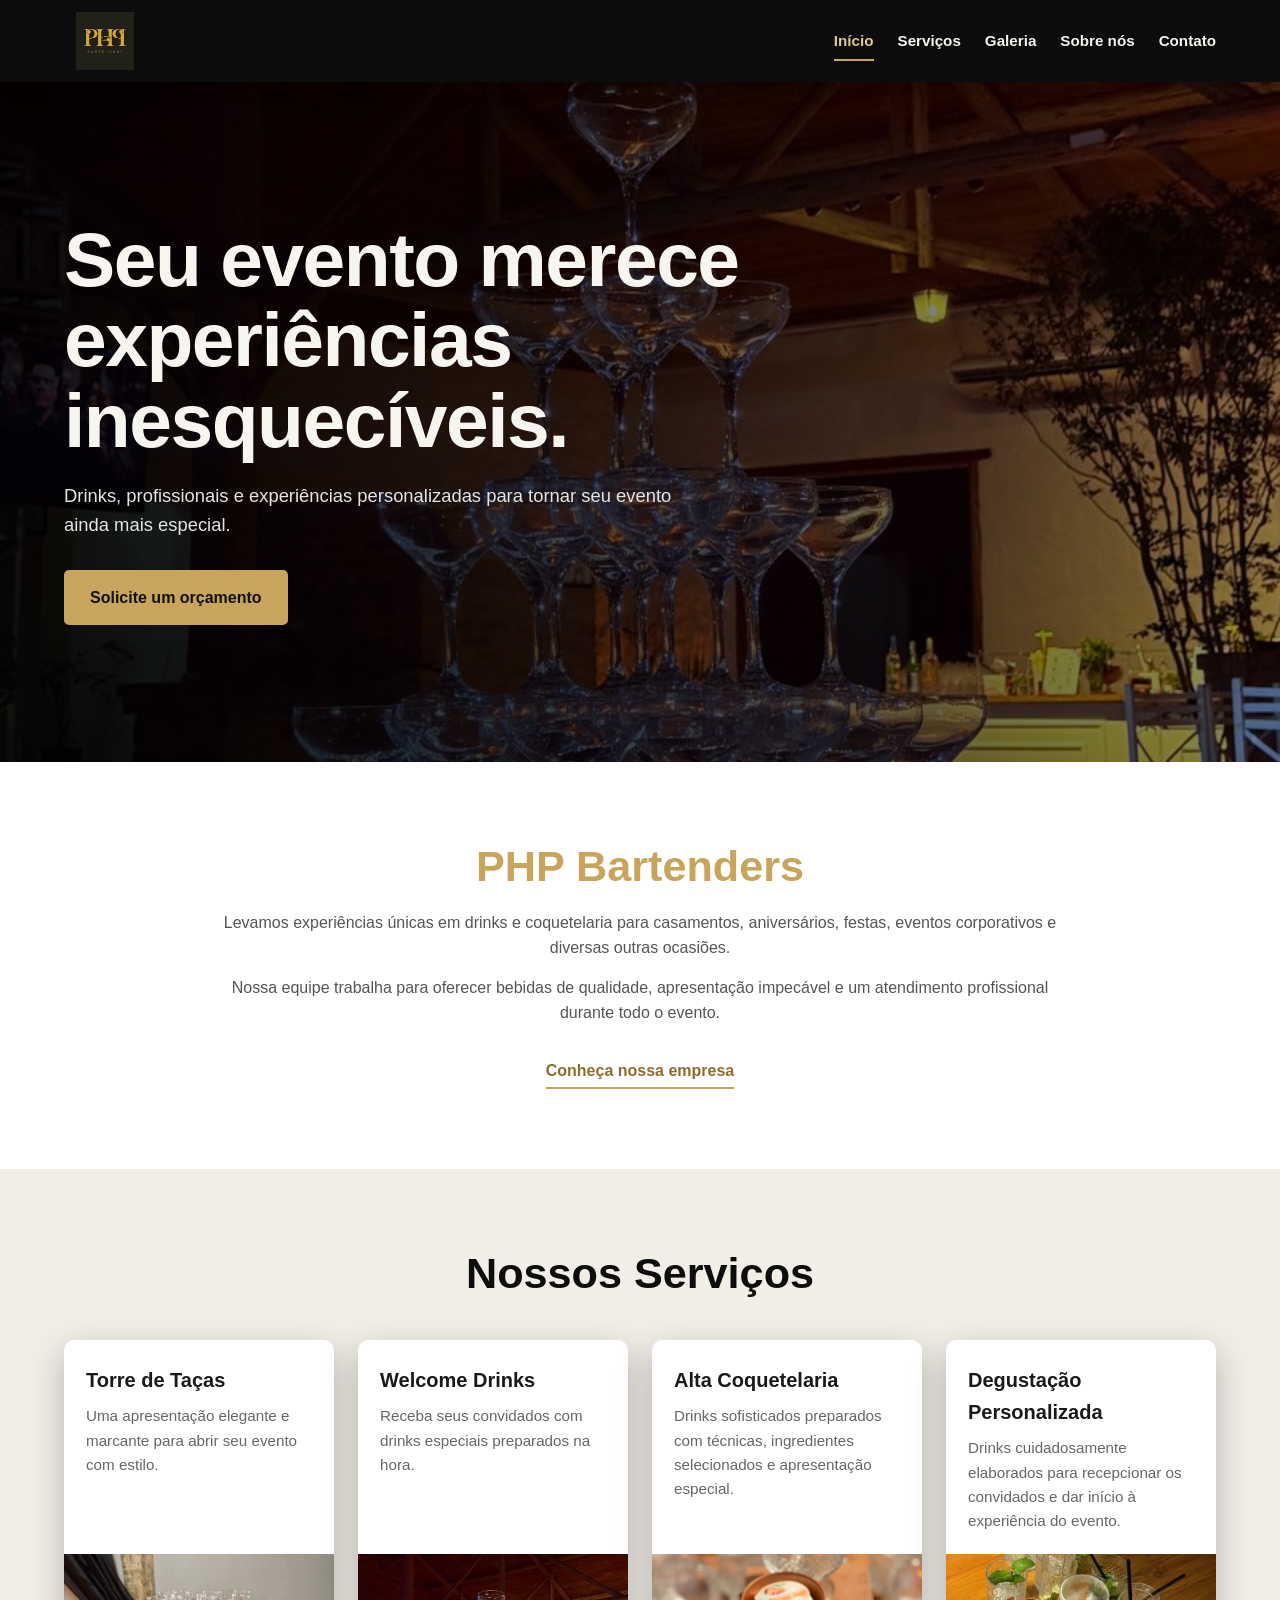
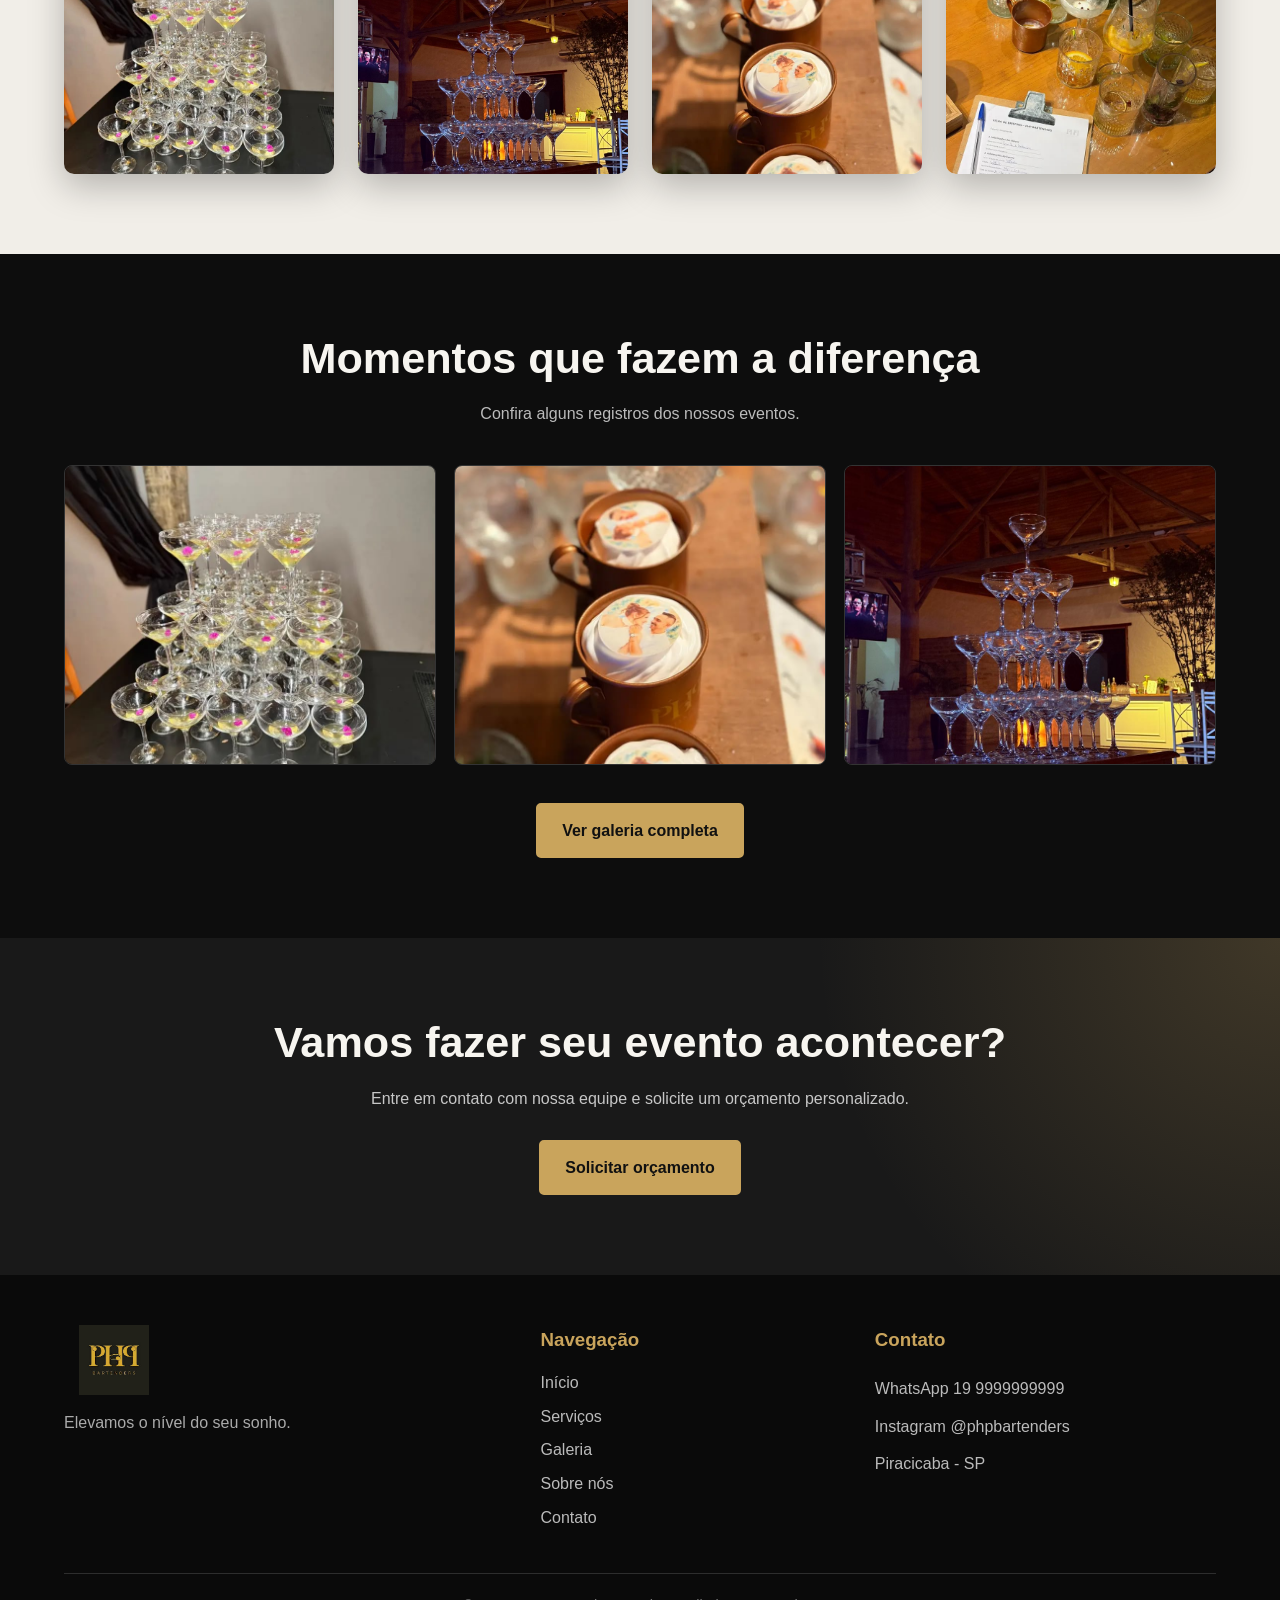
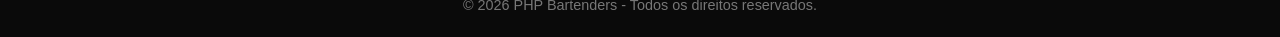
<file: index.html>
<!DOCTYPE html>

<html lang="pt-BR">
<head>
<meta charset="utf-8"/>
<meta content="width=device-width, initial-scale=1.0" name="viewport"/>
<title>PHP Bartenders</title>
<link href="css/style.css" rel="stylesheet"/>
<link href="imagens/Logo PHP.jpg" rel="icon" type="image/png"/>
</head>
<body>
<header>
<div class="logo">
<img alt="Logo PHP Bartenders" src="imagens/Logo PHP.jpg"/>
</div>
<nav>
<a class="ativo" href="index.html">Início</a>
<a href="Paginas/serviços.html">Serviços</a>
<a href="Paginas/galeria.html">Galeria</a>
<a href="Paginas/sobre.html">Sobre nós</a>
<a href="Paginas/contato.html">Contato</a>
</nav>
</header>
<main>
<!-- BANNER PRINCIPAL -->
<section class="hero">
<div class="hero-text">
<h1>Seu evento merece experiências inesquecíveis.</h1>
<p>
            Drinks, profissionais e experiências personalizadas para tornar seu
            evento ainda mais especial.
          </p>
<a class="botao" href="Paginas/contato.html">
            Solicite um orçamento
          </a>
</div>
</section>
<!-- SOBRE A EMPRESA -->
<section class="sobre">
<h2>PHP Bartenders</h2>
<p>
          Levamos experiências únicas em drinks e coquetelaria para casamentos,
          aniversários, festas, eventos corporativos e diversas outras ocasiões.
        </p>
<p>
          Nossa equipe trabalha para oferecer bebidas de qualidade, apresentação
          impecável e um atendimento profissional durante todo o evento.
        </p>
<a href="Paginas/sobre.html">Conheça nossa empresa</a>
</section>
<!-- SERVIÇOS -->
<section class="servicos">
<h2>Nossos Serviços</h2>
<div class="servicos-container">
<div class="card-servico">
<h3>Torre de Taças</h3>
<p>
              Uma apresentação elegante e marcante para abrir seu evento com
              estilo.
            </p>
<img alt="Torre de Taças" src="imagens/torre.jpeg"/>
</div>
<div class="card-servico">
<h3>Welcome Drinks</h3>
<p>
              Receba seus convidados com drinks especiais preparados na hora.
            </p>
<img alt="Welcome Drinks" src="imagens/welcome.jpeg"/>
</div>
<div class="card-servico">
<h3>Alta Coquetelaria</h3>
<p>
              Drinks sofisticados preparados com técnicas, ingredientes
              selecionados e apresentação especial.
            </p>
<img alt="Alta Coquetelaria" src="imagens/alta.jpeg"/>
</div>
<div class="card-servico">
<h3>Degustação Personalizada</h3>
<p>
              Drinks cuidadosamente elaborados para recepcionar os convidados e
              dar início à experiência do evento.
            </p>
<img alt="Shots" src="imagens/degustação personalizaa.jpeg"/>
</div>
</div>
</section>
<!-- GALERIA -->
<section class="galeria-destaque">
<h2>Momentos que fazem a diferença</h2>
<p>Confira alguns registros dos nossos eventos.</p>
<div class="imagens-galeria">
<img alt="Torre de Taças iluminada em evento" src="imagens/torre.jpeg"/>
<img alt="Alta coquetelaria e preparo de drinks" src="imagens/alta.jpeg"/>
<img alt="Welcome drinks para convidados" src="imagens/welcome.jpeg"/>
</div>
<a class="botao" href="Paginas/galeria.html">
          Ver galeria completa
        </a>
</section>
<!-- ORÇAMENTO -->
<section class="orcamento">
<h2>Vamos fazer seu evento acontecer?</h2>
<p>
          Entre em contato com nossa equipe e solicite um orçamento
          personalizado.
        </p>
<a class="botao" href="Paginas/contato.html">
          Solicitar orçamento
        </a>
</section>
</main>
<footer>
<div class="footer-container">
<div class="footer-logo">
<img alt="Logo PHP Bartenders" src="imagens/Logo PHP.jpg"/>
<p>Elevamos o nível do seu sonho.</p>
</div>
<div class="footer-links">
<h3>Navegação</h3>
<a href="index.html">Início</a>
<a href="Paginas/serviços.html">Serviços</a>
<a href="Paginas/galeria.html">Galeria</a>
<a href="Paginas/sobre.html">Sobre nós</a>
<a href="Paginas/contato.html">Contato</a>
</div>
<div class="footer-contato">
<h3>Contato</h3>
<p>WhatsApp 19 9999999999</p>
<p>Instagram @phpbartenders</p>
<p>Piracicaba - SP</p>
</div>
</div>
<div class="footer-bottom">
<p>© 2026 PHP Bartenders - Todos os direitos reservados.</p>
</div>
</footer>
</body>
</html>
</file>
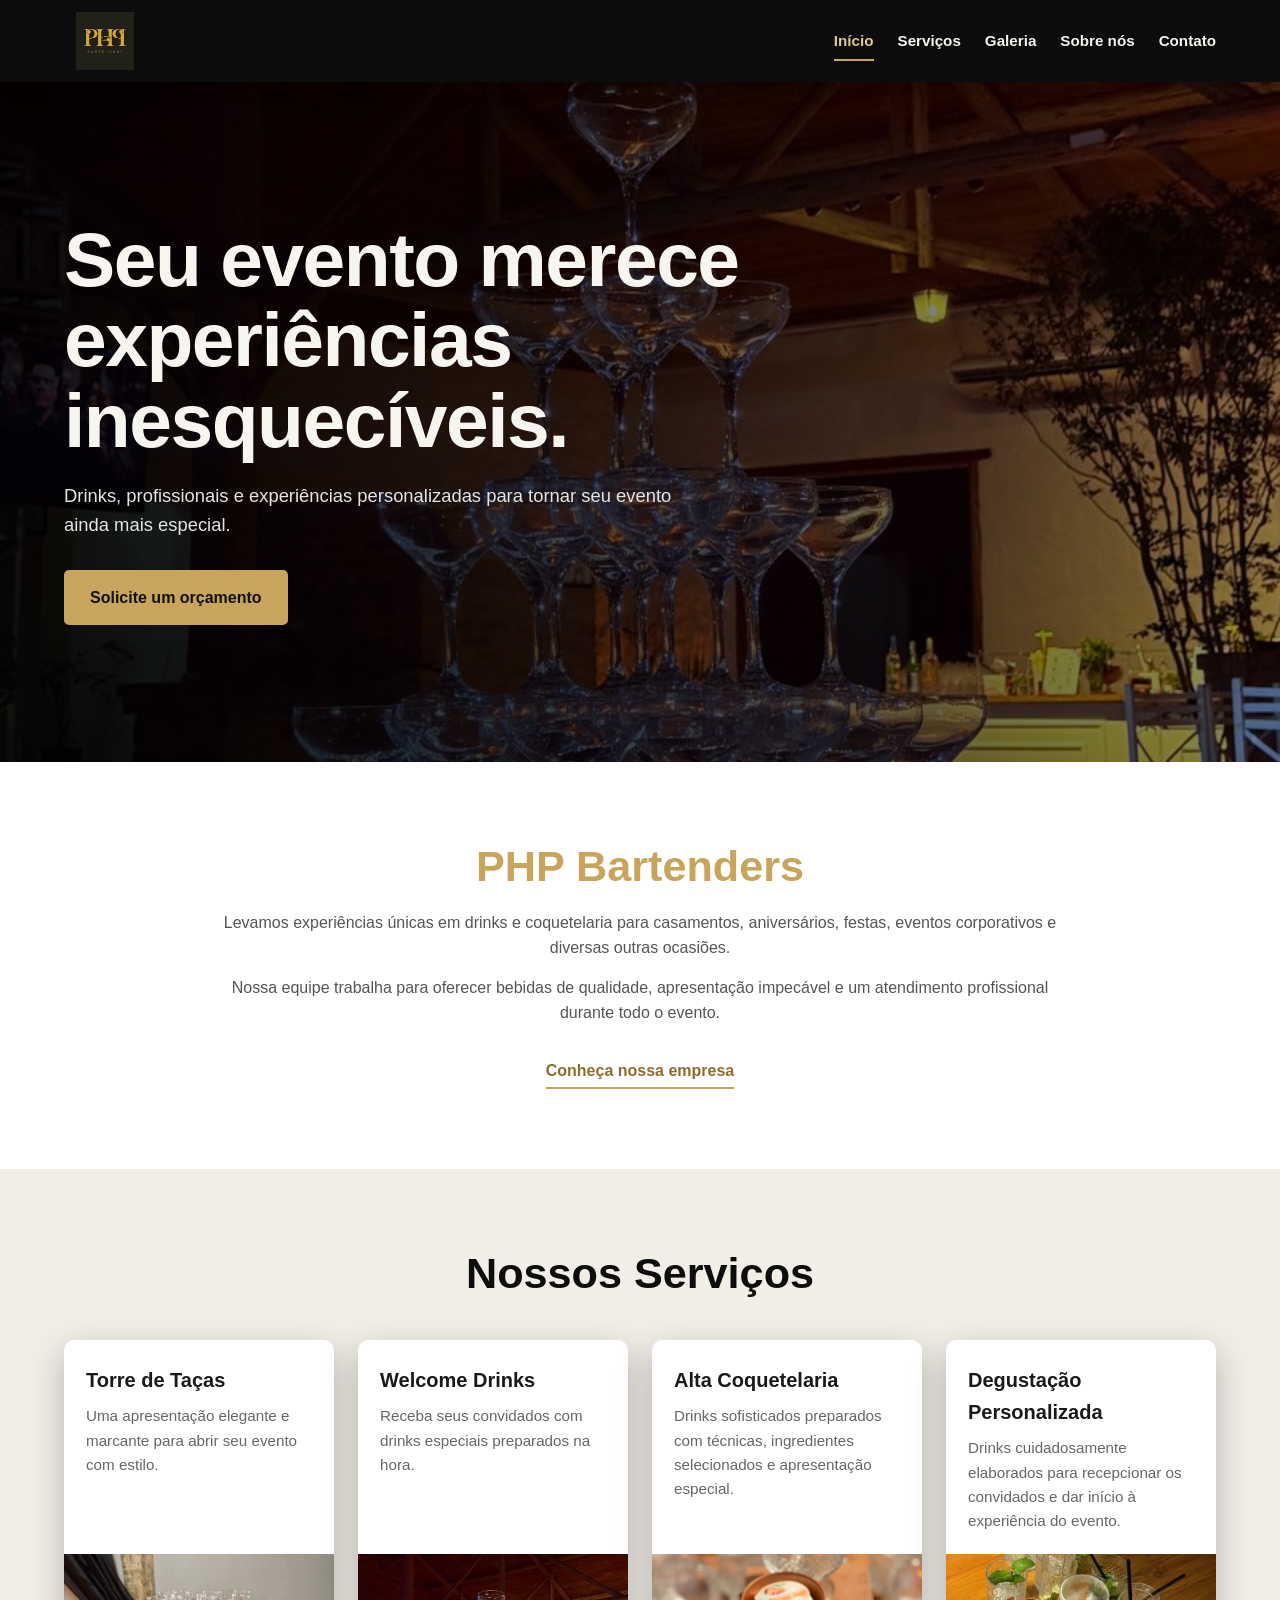
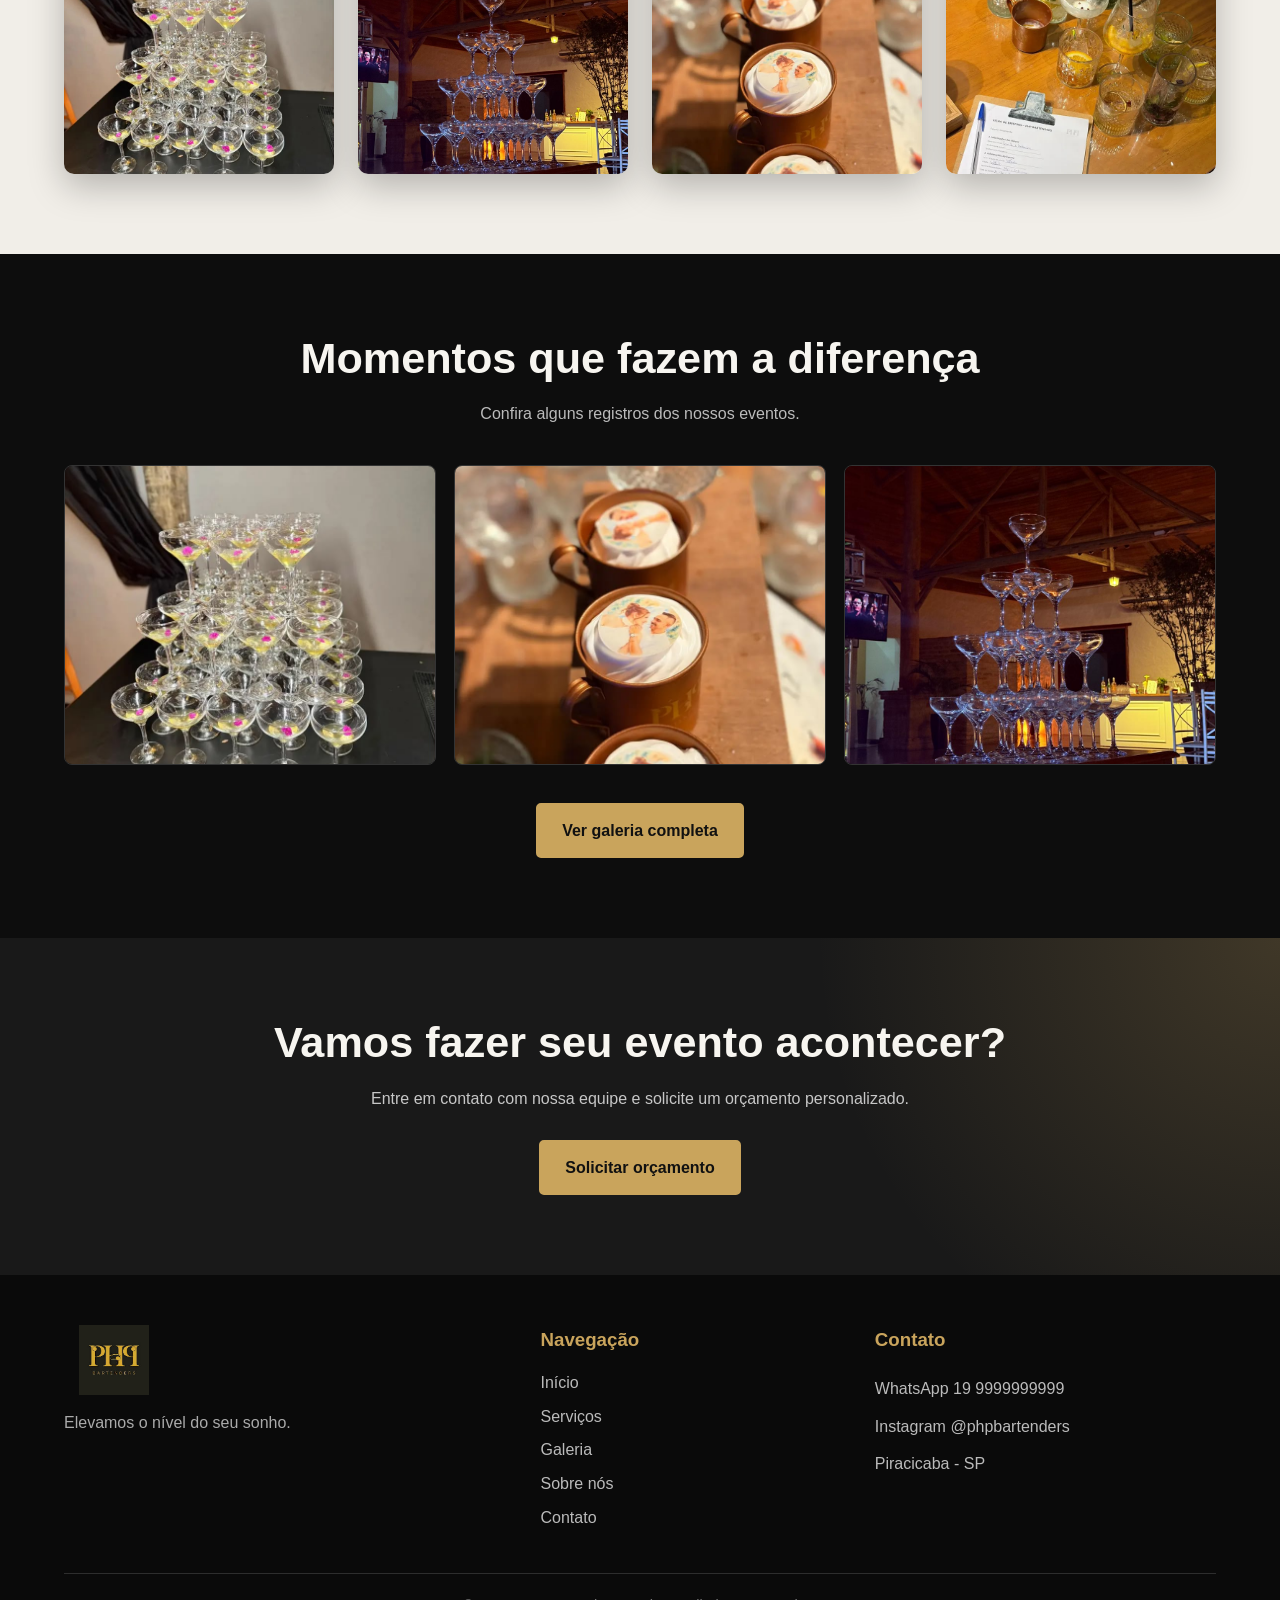
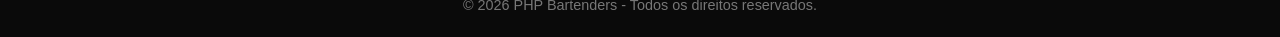
<file: Prototipo/index.html>
<!doctype html>
<html lang="pt-BR">
  <head>
    <meta charset="UTF-8" />
    <meta name="viewport" content="width=device-width, initial-scale=1.0" />
    <title>PHP Bartenders</title>
    <link rel="stylesheet" href="../css/style.css" />
    <link rel="icon" href="../imagens/Logo PHP.jpg" type="image/png" />
  </head>

  <body>
    <header>
      <div class="logo">
        <img src="../imagens/Logo PHP.jpg" alt="Logo PHP Bartenders" />
      </div>
      <nav>
        <a href="index.html" class="ativo">Início</a>
        <a href="serviços.html">Serviços</a>
        <a href="galeria.html">Galeria</a>
        <a href="sobre.html">Sobre nós</a>
        <a href="contato.html">Contato</a>
      </nav>
    </header>
    <main>
      <!-- BANNER PRINCIPAL -->
      <section class="hero">
        <div class="hero-text">
          <h1>Seu evento merece experiências inesquecíveis.</h1>
          <p>
            Drinks, profissionais e experiências personalizadas para tornar seu
            evento ainda mais especial.
          </p>
          <a href="contato.html" class="botao">
            Solicite um orçamento
          </a>
        </div>
      </section>
      <!-- SOBRE A EMPRESA -->
      <section class="sobre">
        <h2>PHP Bartenders</h2>
        <p>
          Levamos experiências únicas em drinks e coquetelaria para casamentos,
          aniversários, festas, eventos corporativos e diversas outras ocasiões.
        </p>
        <p>
          Nossa equipe trabalha para oferecer bebidas de qualidade, apresentação
          impecável e um atendimento profissional durante todo o evento.
        </p>
        <a href="sobre.html">Conheça nossa empresa</a>
      </section>
      <!-- SERVIÇOS -->
      <section class="servicos">
        <h2>Nossos Serviços</h2>
        <div class="servicos-container">
          <div class="card-servico">
            <h3>Torre de Taças</h3>
            <p>
              Uma apresentação elegante e marcante para abrir seu evento com
              estilo.
            </p>
            <img src="../imagens/torre.jpeg" alt="Torre de Taças" />
          </div>
          <div class="card-servico">
            <h3>Welcome Drinks</h3>
            <p>
              Receba seus convidados com drinks especiais preparados na hora.
            </p>
            <img src="../imagens/welcome.jpeg" alt="Welcome Drinks" />
          </div>
          <div class="card-servico">
            <h3>Alta Coquetelaria</h3>
            <p>
              Drinks sofisticados preparados com técnicas, ingredientes
              selecionados e apresentação especial.
            </p>
            <img src="../imagens/alta.jpeg" alt="Alta Coquetelaria" />
          </div>
          <div class="card-servico">
            <h3>Degustação Personalizada</h3>
            <p>
              Drinks cuidadosamente elaborados para recepcionar os convidados e
              dar início à experiência do evento.
            </p>
            <img src="../imagens/degustação personalizaa.jpeg" alt="Shots" />
          </div>
        </div>
      </section>
      <!-- GALERIA -->
      <section class="galeria-destaque">
        <h2>Momentos que fazem a diferença</h2>
        <p>Confira alguns registros dos nossos eventos.</p>
        <div class="imagens-galeria">
          <img src="../imagens/torre.jpeg" alt="Torre de Taças iluminada em evento" />
          <img src="../imagens/alta.jpeg" alt="Alta coquetelaria e preparo de drinks" />
          <img src="../imagens/welcome.jpeg" alt="Welcome drinks para convidados" />
        </div>
        <a href="galeria.html" class="botao">
          Ver galeria completa
        </a>
      </section>
      <!-- ORÇAMENTO -->
      <section class="orcamento">
        <h2>Vamos fazer seu evento acontecer?</h2>
        <p>
          Entre em contato com nossa equipe e solicite um orçamento
          personalizado.
        </p>
        <a href="contato.html" class="botao">
          Solicitar orçamento
        </a>
      </section>
    </main>
    <footer>
      <div class="footer-container">
        <div class="footer-logo">
          <img src="../imagens/Logo PHP.jpg" alt="Logo PHP Bartenders" />
          <p>Elevamos o nível do seu sonho.</p>
        </div>
        <div class="footer-links">
          <h3>Navegação</h3>
          <a href="index.html">Início</a>
          <a href="serviços.html">Serviços</a>
          <a href="galeria.html">Galeria</a>
          <a href="sobre.html">Sobre nós</a>
          <a href="contato.html">Contato</a>
        </div>

        <div class="footer-contato">
          <h3>Contato</h3>

          <p>WhatsApp 19 9999999999</p>
          <p>Instagram @phpbartenders</p>
          <p>Piracicaba - SP</p>
        </div>
      </div>
      <div class="footer-bottom">
        <p>© 2026 PHP Bartenders - Todos os direitos reservados.</p>
      </div>
    </footer>
  </body>
</html>
</file>
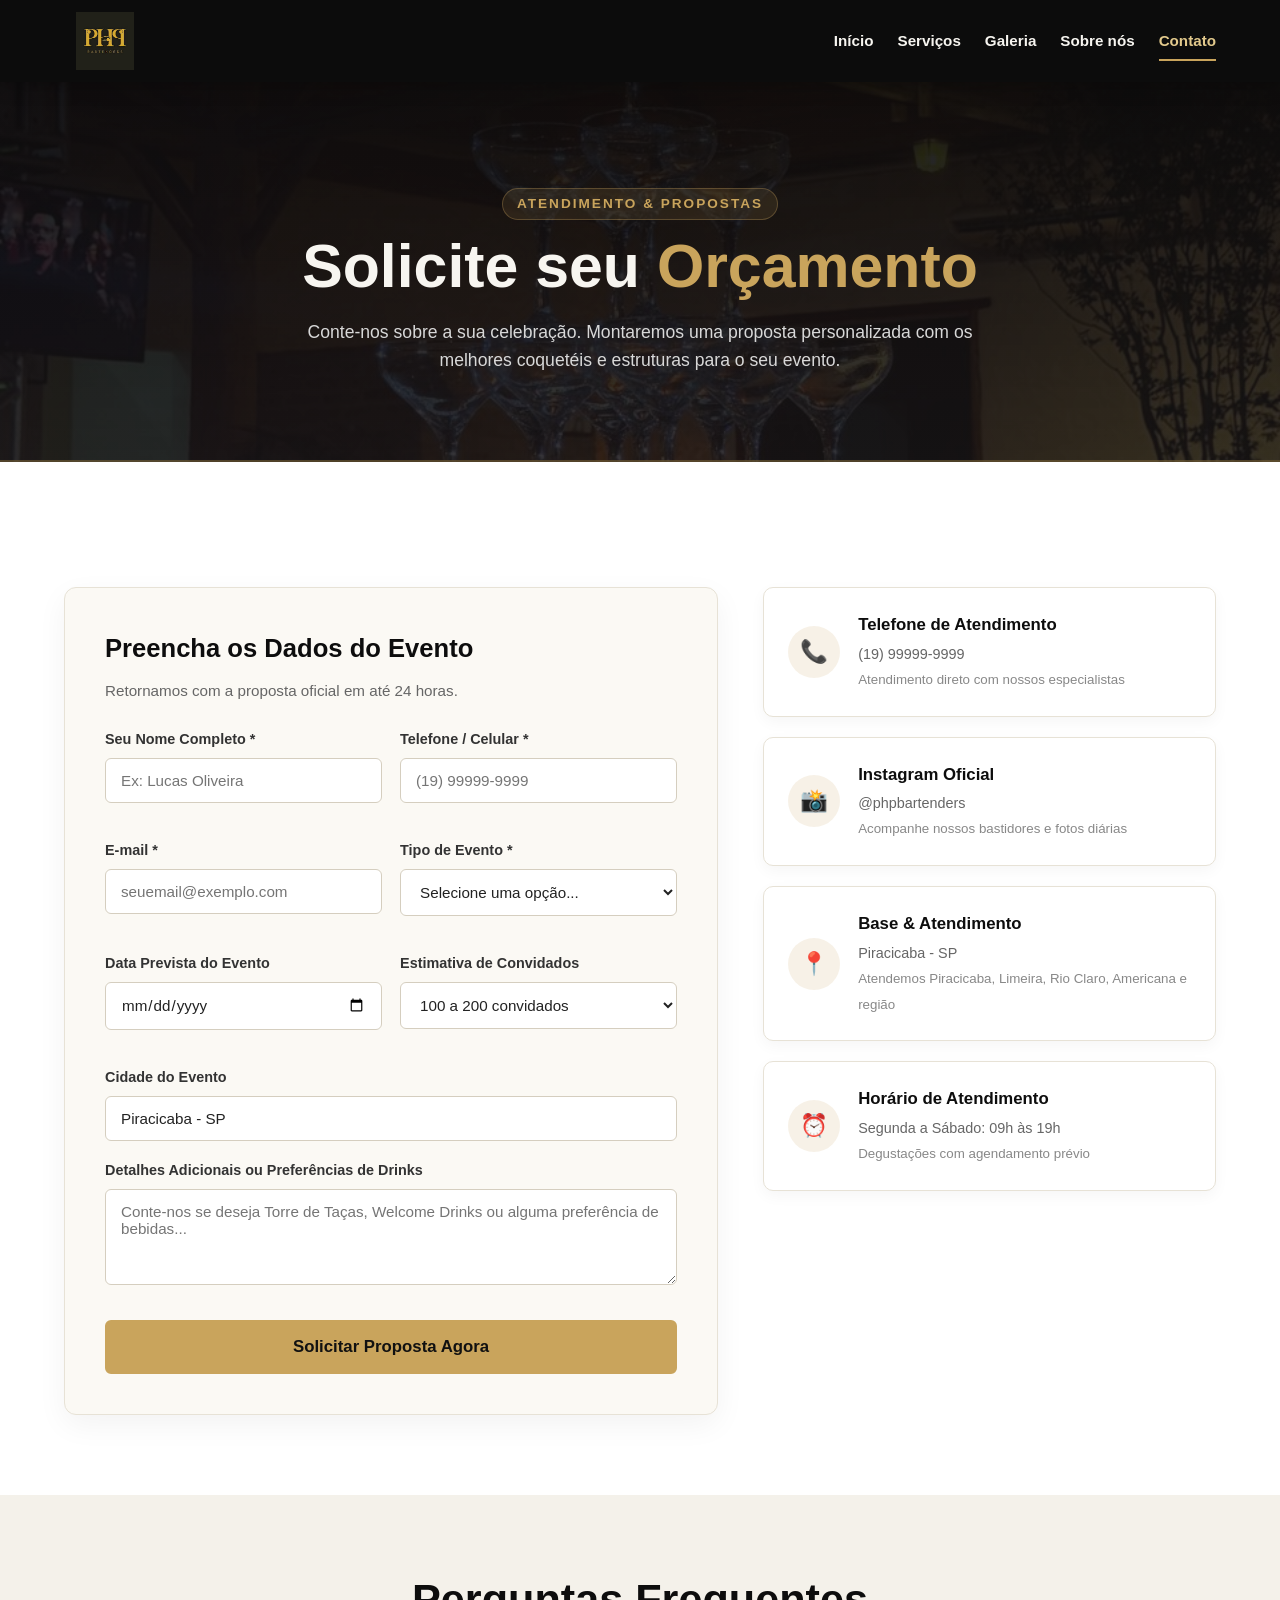
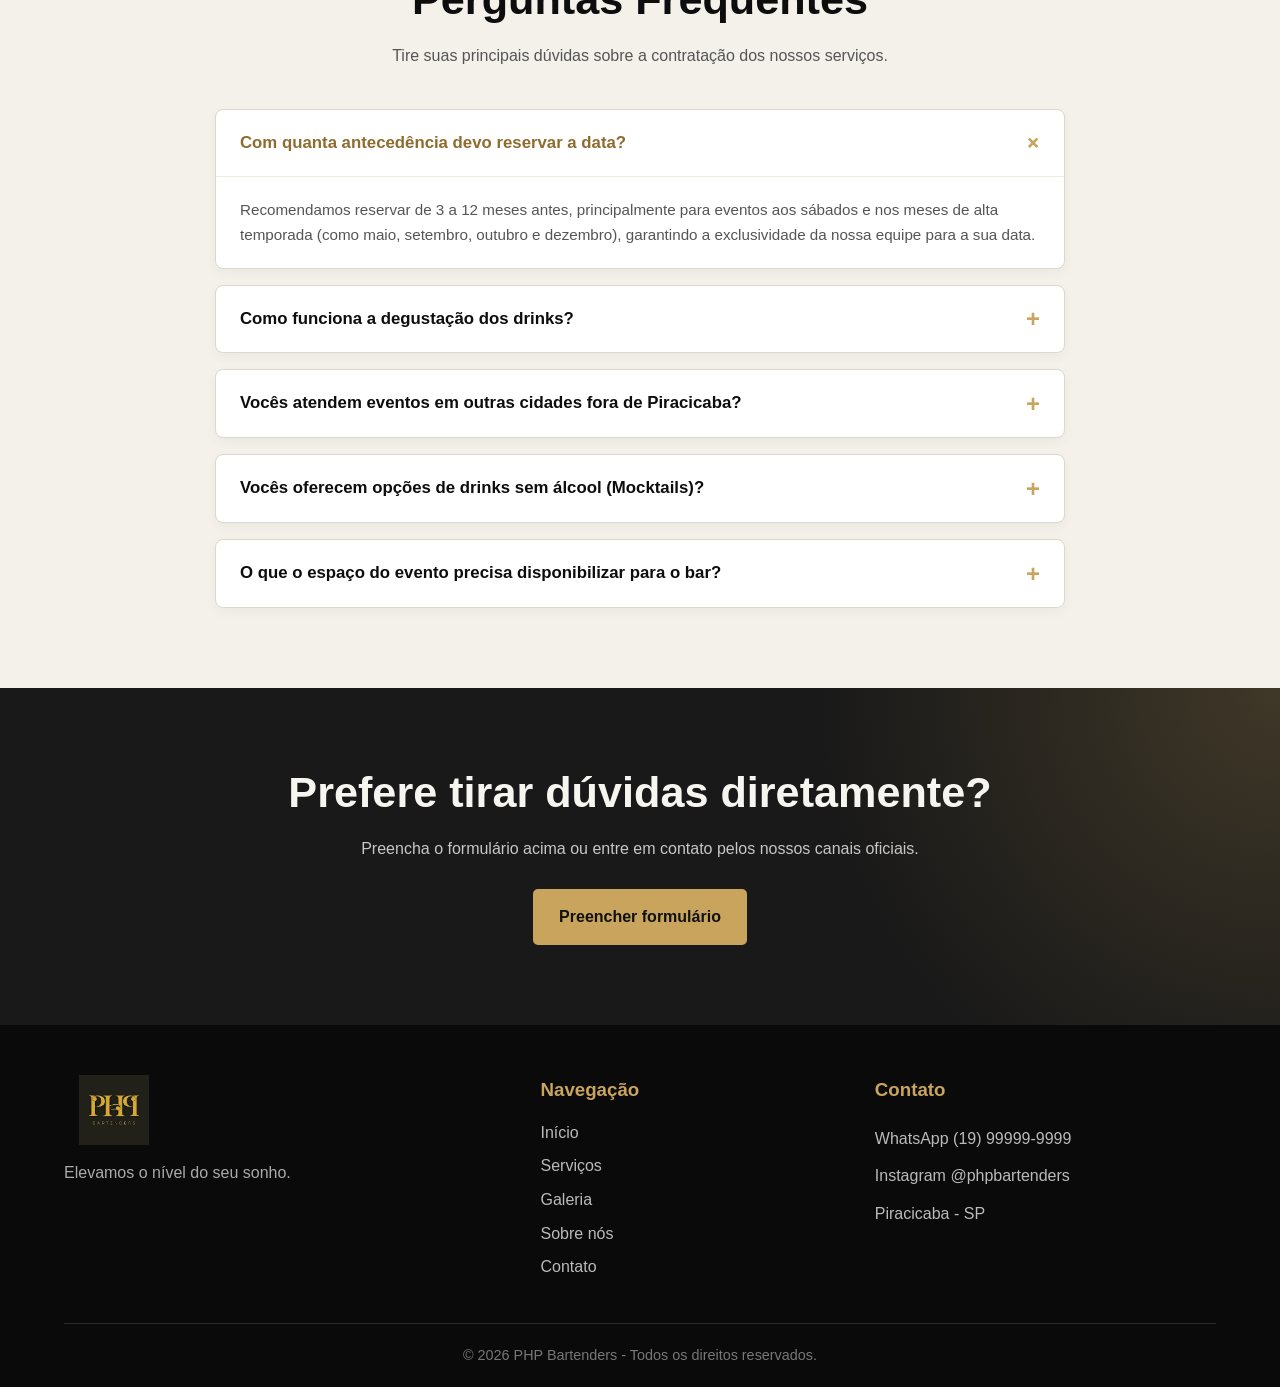
<file: Paginas/contato.html>
<!DOCTYPE html>

<html lang="pt-BR">
<head>
<meta charset="utf-8"/>
<meta content="width=device-width, initial-scale=1.0" name="viewport"/>
<title>Contato &amp; Orçamento | PHP Bartenders</title>
<link href="../css/style.css" rel="stylesheet"/>
<link href="../imagens/Logo PHP.jpg" rel="icon" type="image/jpeg"/>
</head>
<body>
<!-- CABEÇALHO -->
<header>
<div class="logo">
<a href="../index.html">
<img alt="Logo PHP Bartenders" src="../imagens/Logo PHP.jpg"/>
</a>
</div>
<nav>
<a href="../index.html">Início</a>
<a href="serviços.html">Serviços</a>
<a href="galeria.html">Galeria</a>
<a href="sobre.html">Sobre nós</a>
<a class="ativo" href="contato.html">Contato</a>
</nav>
</header>
<main>
<!-- BANNER DA PÁGINA -->
<section class="hero-interna">
<div class="hero-interna-conteudo">
<span class="tag-topo">Atendimento &amp; Propostas</span>
<h1>Solicite seu <span>Orçamento</span></h1>
<p>
            Conte-nos sobre a sua celebração. Montaremos uma proposta personalizada com os melhores coquetéis e estruturas para o seu evento.
          </p>
</div>
</section>
<!-- SEÇÃO FORMULÁRIO E CONTATOS DIRETOS -->
<section class="contato-secao">
<div class="contato-wrapper">
<!-- COLUNA 1: FORMULÁRIO -->
<div class="contato-form-container">
<h3>Preencha os Dados do Evento</h3>
<p>Retornamos com a proposta oficial em até 24 horas.</p>
<div class="alerta-sucesso" id="sucesso">
              ✓ Sua solicitação de orçamento foi enviada com sucesso! Em breve nossa equipe entrará em contato.
            </div>
<form action="#sucesso" id="form-orcamento" method="get">
<div class="form-linha">
<div class="form-grupo">
<label for="nome">Seu Nome Completo *</label>
<input id="nome" name="nome" placeholder="Ex: Lucas Oliveira" required="" type="text"/>
</div>
<div class="form-grupo">
<label for="telefone">Telefone / Celular *</label>
<input id="telefone" name="telefone" placeholder="(19) 99999-9999" required="" type="tel"/>
</div>
</div>
<div class="form-linha">
<div class="form-grupo">
<label for="email">E-mail *</label>
<input id="email" name="email" placeholder="seuemail@exemplo.com" required="" type="email"/>
</div>
<div class="form-grupo">
<label for="tipo_evento">Tipo de Evento *</label>
<select id="tipo_evento" name="tipo_evento" required="">
<option disabled="" selected="" value="">Selecione uma opção...</option>
<option value="Casamento">Casamento</option>
<option value="Festa de 15 Anos">Festa de 15 Anos / Debutante</option>
<option value="Evento Corporativo">Evento Corporativo</option>
<option value="Aniversário Adulto">Aniversário</option>
<option value="Formatura">Formatura</option>
<option value="Outro">Outro Tipo de Celebração</option>
</select>
</div>
</div>
<div class="form-linha">
<div class="form-grupo">
<label for="data_evento">Data Prevista do Evento</label>
<input id="data_evento" name="data_evento" type="date"/>
</div>
<div class="form-grupo">
<label for="convidados">Estimativa de Convidados</label>
<select id="convidados" name="convidados">
<option value="Até 50 convidados">Até 50 convidados</option>
<option value="50 a 100 convidados">50 a 100 convidados</option>
<option selected="" value="100 a 200 convidados">100 a 200 convidados</option>
<option value="200 a 350 convidados">200 a 350 convidados</option>
<option value="Acima de 350 convidados">Mais de 350 convidados</option>
</select>
</div>
</div>
<div class="form-grupo">
<label for="cidade">Cidade do Evento</label>
<input id="cidade" name="cidade" placeholder="Ex: Piracicaba - SP" type="text" value="Piracicaba - SP"/>
</div>
<div class="form-grupo">
<label for="mensagem">Detalhes Adicionais ou Preferências de Drinks</label>
<textarea id="mensagem" name="mensagem" placeholder="Conte-nos se deseja Torre de Taças, Welcome Drinks ou alguma preferência de bebidas..." rows="4"></textarea>
</div>
<button class="btn-enviar" type="submit">
                Solicitar Proposta Agora
              </button>
</form>
</div>
<!-- COLUNA 2: CARDS DE CONTATO RÁPIDO -->
<div class="contato-info-container">
<!-- Card Atendimento Telefônico -->
<div class="card-info-rapido">
<div class="icone">📞</div>
<div>
<h4>Telefone de Atendimento</h4>
<p>(19) 99999-9999</p>
<small style="color: #888;">Atendimento direto com nossos especialistas</small>
</div>
</div>
<!-- Card Instagram -->
<a class="card-info-rapido" href="https://instagram.com" target="_blank">
<div class="icone">📸</div>
<div>
<h4>Instagram Oficial</h4>
<p>@phpbartenders</p>
<small style="color: #888;">Acompanhe nossos bastidores e fotos diárias</small>
</div>
</a>
<!-- Card Localização -->
<div class="card-info-rapido">
<div class="icone">📍</div>
<div>
<h4>Base &amp; Atendimento</h4>
<p>Piracicaba - SP</p>
<small style="color: #888;">Atendemos Piracicaba, Limeira, Rio Claro, Americana e região</small>
</div>
</div>
<!-- Card Horários -->
<div class="card-info-rapido">
<div class="icone">⏰</div>
<div>
<h4>Horário de Atendimento</h4>
<p>Segunda a Sábado: 09h às 19h</p>
<small style="color: #888;">Degustações com agendamento prévio</small>
</div>
</div>
</div>
</div>
</section>
<!-- SEÇÃO FAQ (DÚVIDAS FREQUENTES) -->
<section class="faq-secao">
<h2>Perguntas Frequentes</h2>
<p>Tire suas principais dúvidas sobre a contratação dos nossos serviços.</p>
<div class="faq-container">
<details class="faq-item" open="">
<summary>Com quanta antecedência devo reservar a data?</summary>
<p>
              Recomendamos reservar de 3 a 12 meses antes, principalmente para eventos aos sábados e nos meses de alta temporada (como maio, setembro, outubro e dezembro), garantindo a exclusividade da nossa equipe para a sua data.
            </p>
</details>
<details class="faq-item">
<summary>Como funciona a degustação dos drinks?</summary>
<p>
              Após o envio do orçamento inicial e aprovação da proposta, agendamos uma sessão exclusiva onde você e seus acompanhantes provam as combinações de coquetéis, experimentam os xaropes e personalizam a carta oficial do evento.
            </p>
</details>
<details class="faq-item">
<summary>Vocês atendem eventos em outras cidades fora de Piracicaba?</summary>
<p>
              Sim! Nossa base é em Piracicaba, mas atendemos eventos em todo o estado de São Paulo, incluindo Limeira, Americana, Santa Bárbara d'Oeste, Rio Claro, Campinas, São Pedro e cidades vizinhas.
            </p>
</details>
<details class="faq-item">
<summary>Vocês oferecem opções de drinks sem álcool (Mocktails)?</summary>
<p>
              Com certeza. Criamos receitas especiais sem álcool tão saborosas e bem apresentadas quanto os coquetéis tradicionais, perfeitas para jovens, crianças e convidados que não ingerem bebidas alcoólicas.
            </p>
</details>
<details class="faq-item">
<summary>O que o espaço do evento precisa disponibilizar para o bar?</summary>
<p>
              A PHP Bartenders leva toda a infraestrutura: balcão móvel (caso o local não possua), vidrarias de cristal, gelo filtrado cristalino, insumos e equipamentos. O local só precisa fornecer um ponto de energia elétrica e acesso à água limpa.
            </p>
</details>
</div>
</section>
<!-- SEÇÃO DE ORÇAMENTO / CTA -->
<section class="orcamento">
<h2>Prefere tirar dúvidas diretamente?</h2>
<p>
          Preencha o formulário acima ou entre em contato pelos nossos canais oficiais.
        </p>
<a class="botao" href="#form-orcamento">
          Preencher formulário
        </a>
</section>
</main>
<!-- RODAPÉ -->
<footer>
<div class="footer-container">
<div class="footer-logo">
<img alt="Logo PHP Bartenders" src="../imagens/Logo PHP.jpg"/>
<p>Elevamos o nível do seu sonho.</p>
</div>
<div class="footer-links">
<h3>Navegação</h3>
<a href="../index.html">Início</a>
<a href="serviços.html">Serviços</a>
<a href="galeria.html">Galeria</a>
<a href="sobre.html">Sobre nós</a>
<a href="contato.html">Contato</a>
</div>
<div class="footer-contato">
<h3>Contato</h3>
<p>WhatsApp (19) 99999-9999</p>
<p>Instagram @phpbartenders</p>
<p>Piracicaba - SP</p>
</div>
</div>
<div class="footer-bottom">
<p>© 2026 PHP Bartenders - Todos os direitos reservados.</p>
</div>
</footer>
</body>
</html>
</file>
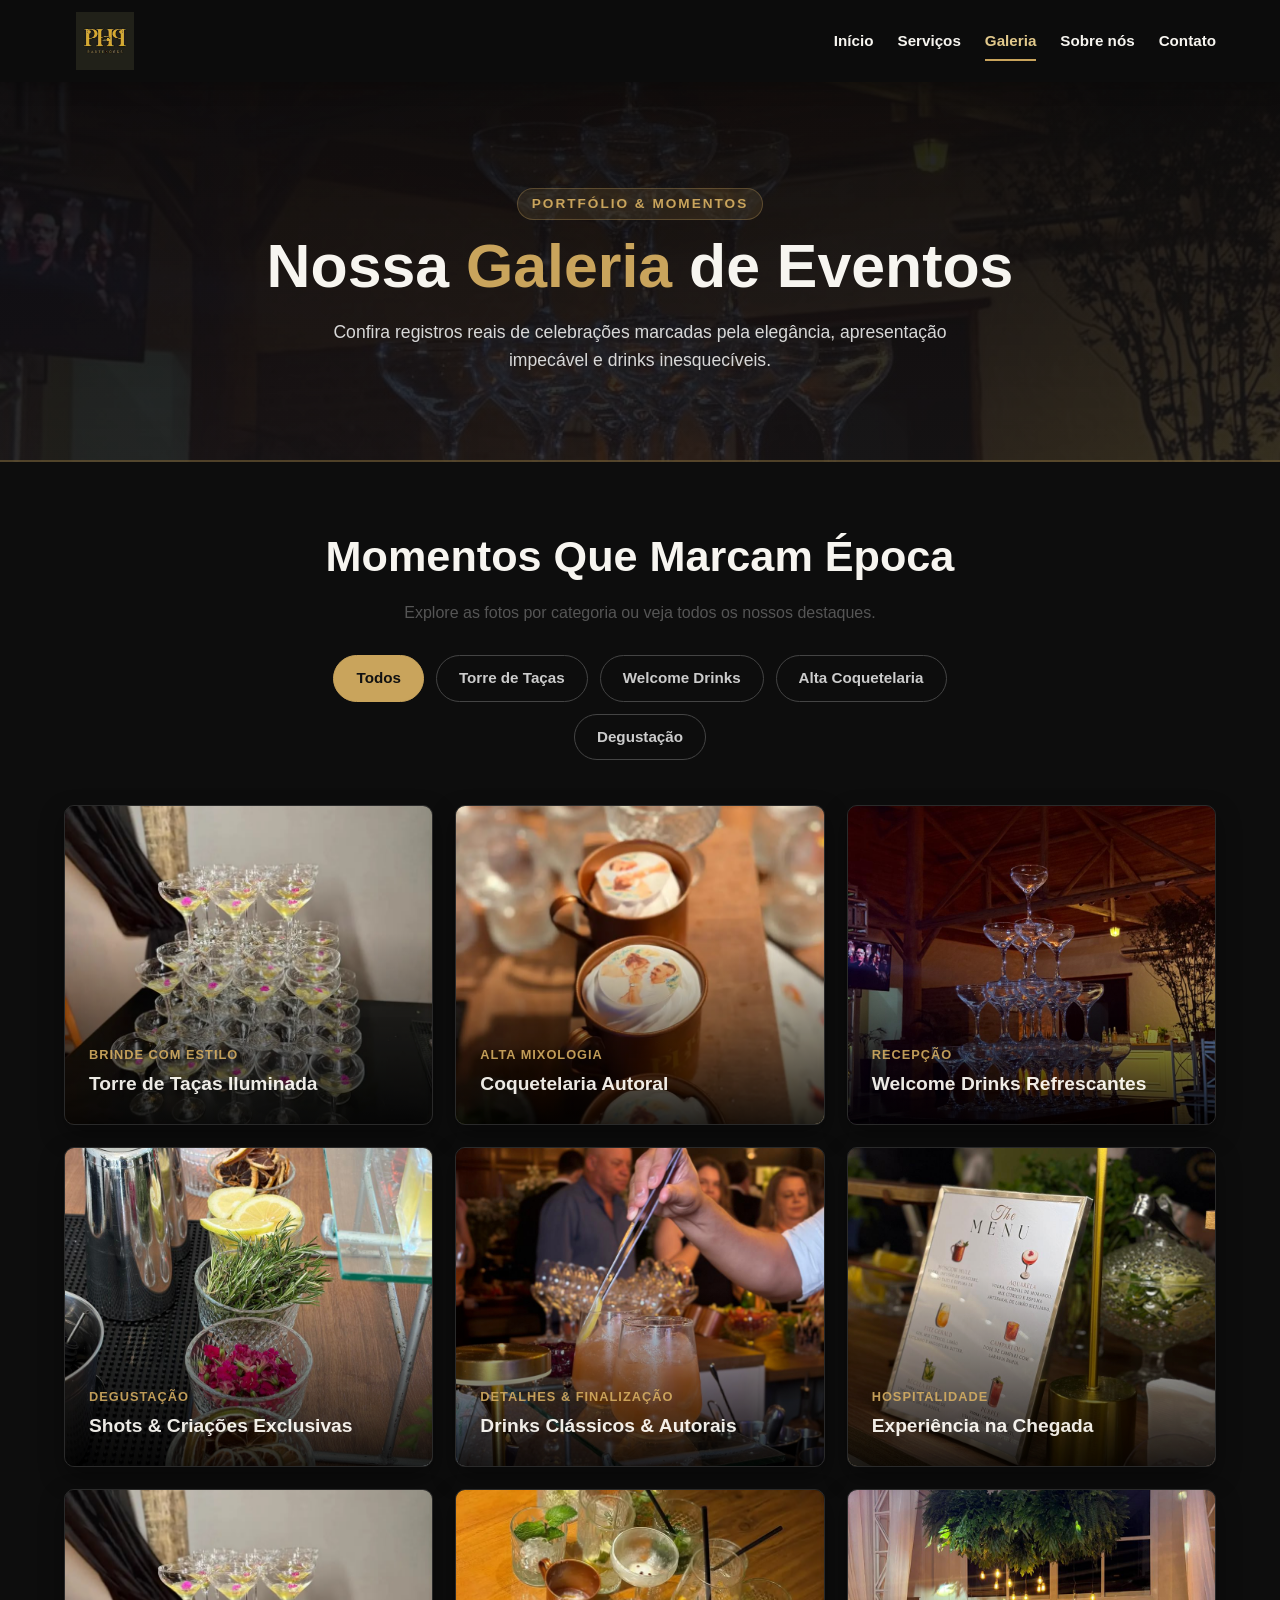
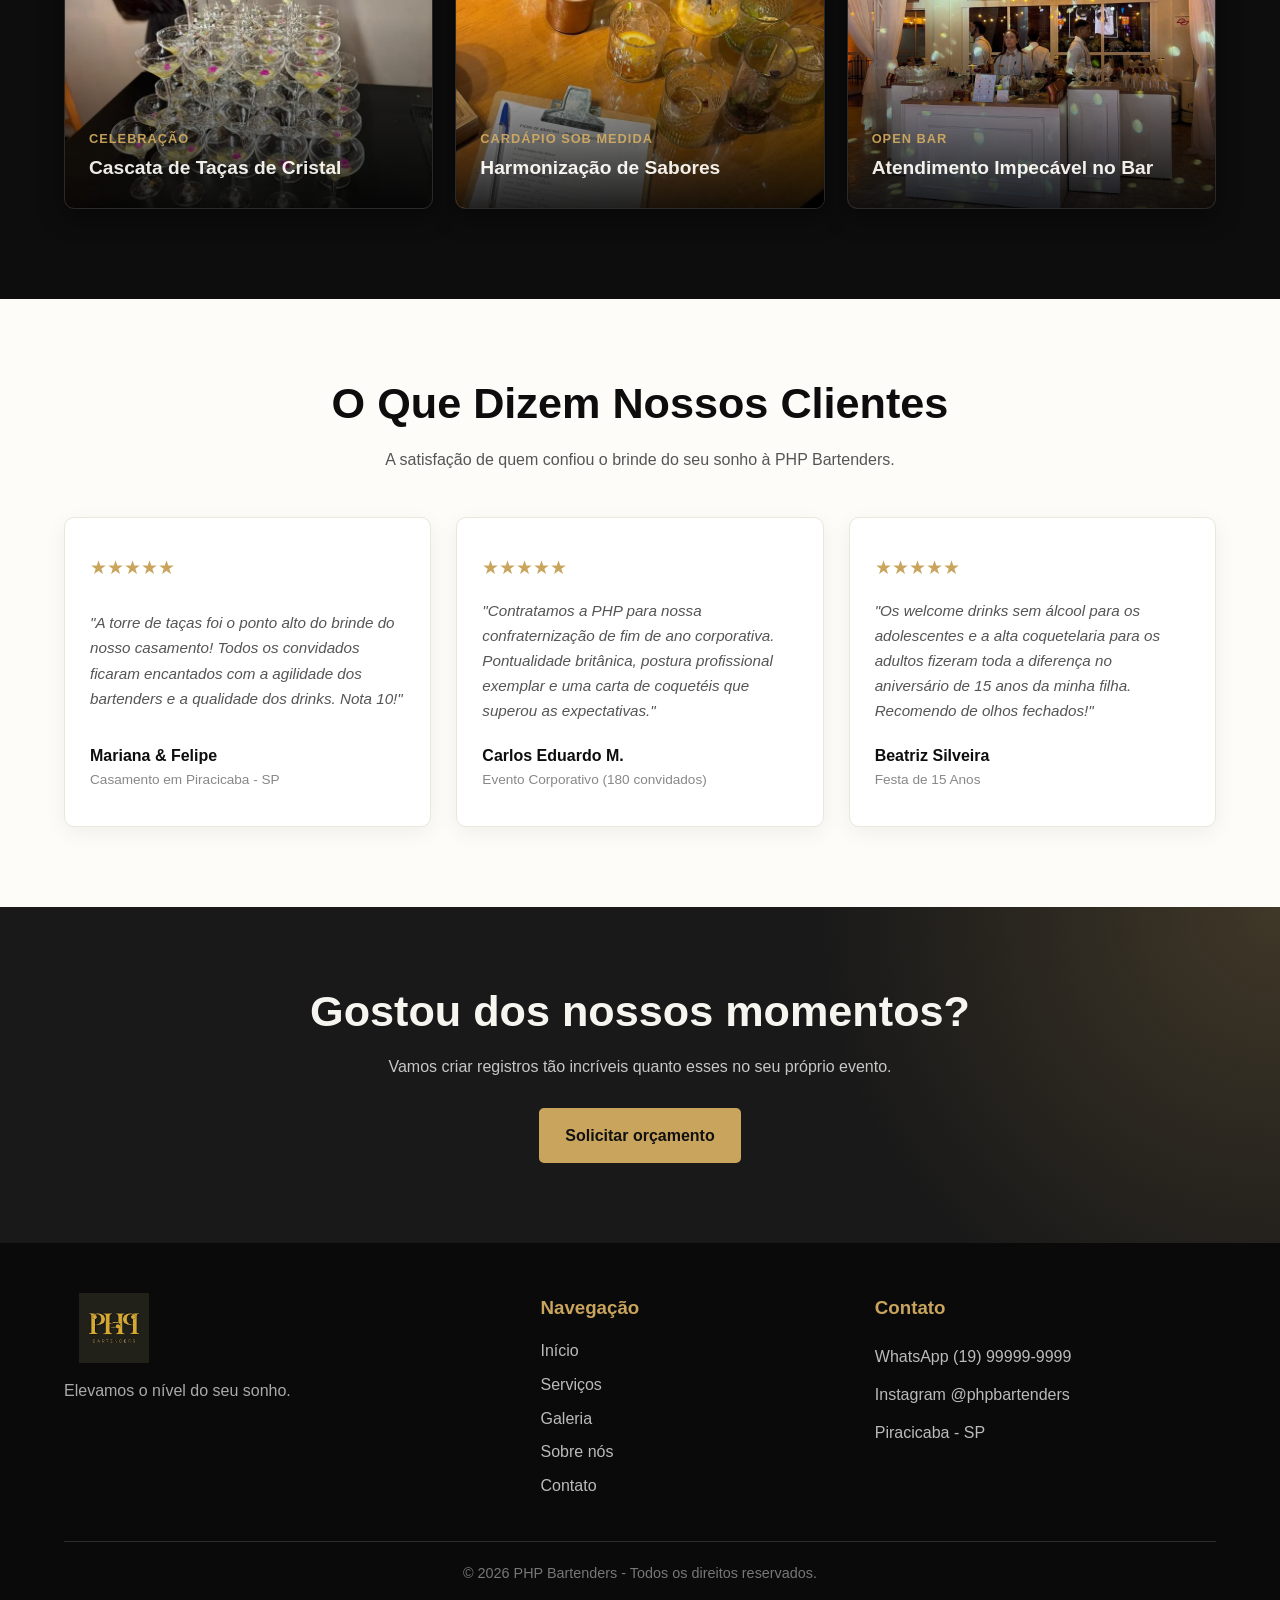
<file: Paginas/galeria.html>
<!DOCTYPE html>

<html lang="pt-BR">
<head>
<meta charset="utf-8"/>
<meta content="width=device-width, initial-scale=1.0" name="viewport"/>
<title>Galeria | PHP Bartenders</title>
<link href="../css/style.css" rel="stylesheet"/>
<link href="../imagens/Logo PHP.jpg" rel="icon" type="image/jpeg"/>
</head>
<body>
<!-- CABEÇALHO -->
<header>
<div class="logo">
<a href="../index.html">
<img alt="Logo PHP Bartenders" src="../imagens/Logo PHP.jpg"/>
</a>
</div>
<nav>
<a href="../index.html">Início</a>
<a href="serviços.html">Serviços</a>
<a class="ativo" href="galeria.html">Galeria</a>
<a href="sobre.html">Sobre nós</a>
<a href="contato.html">Contato</a>
</nav>
</header>
<main>
<!-- BANNER DA PÁGINA -->
<section class="hero-interna">
<div class="hero-interna-conteudo">
<span class="tag-topo">Portfólio &amp; Momentos</span>
<h1>Nossa <span>Galeria</span> de Eventos</h1>
<p>
            Confira registros reais de celebrações marcadas pela elegância, apresentação impecável e drinks inesquecíveis.
          </p>
</div>
</section>
<!-- GALERIA COM FILTROS -->
<section class="galeria-secao">
<h2>Momentos Que Marcam Época</h2>
<p>Explore as fotos por categoria ou veja todos os nossos destaques.</p>
<!-- FILTROS INTERATIVOS EM CSS PURO -->
<input checked="" class="radio-filtro" id="filtro-todos" name="filtro" type="radio"/>
<input class="radio-filtro" id="filtro-torre" name="filtro" type="radio"/>
<input class="radio-filtro" id="filtro-welcome" name="filtro" type="radio"/>
<input class="radio-filtro" id="filtro-alta" name="filtro" type="radio"/>
<input class="radio-filtro" id="filtro-degustacao" name="filtro" type="radio"/>
<div class="filtros-galeria">
<label class="btn-filtro" for="filtro-todos">Todos</label>
<label class="btn-filtro" for="filtro-torre">Torre de Taças</label>
<label class="btn-filtro" for="filtro-welcome">Welcome Drinks</label>
<label class="btn-filtro" for="filtro-alta">Alta Coquetelaria</label>
<label class="btn-filtro" for="filtro-degustacao">Degustação</label>
</div>
<!-- GRID DE IMAGENS -->
<div class="grid-galeria-completa" id="galeria-grid">
<!-- Item 1 -->
<div class="item-galeria" data-categoria="torre">
<img alt="Torre de taças em casamento" src="../imagens/torre.jpeg"/>
<div class="item-galeria-overlay">
<span class="tag">Brinde com Estilo</span>
<h4>Torre de Taças Iluminada</h4>
</div>
</div>
<!-- Item 2 -->
<div class="item-galeria" data-categoria="alta">
<img alt="Preparo de drink artesanal com espuma" src="../imagens/alta.jpeg"/>
<div class="item-galeria-overlay">
<span class="tag">Alta Mixologia</span>
<h4>Coquetelaria Autoral</h4>
</div>
</div>
<!-- Item 3 -->
<div class="item-galeria" data-categoria="welcome">
<img alt="Welcome drinks para recepção de convidados" src="../imagens/welcome.jpeg"/>
<div class="item-galeria-overlay">
<span class="tag">Recepção</span>
<h4>Welcome Drinks Refrescantes</h4>
</div>
</div>
<!-- Item 4 -->
<div class="item-galeria" data-categoria="degustacao">
<img alt="Taças servidas em sessão de degustação" src="../imagens/Shots &amp; Criações Exclusivas.jpeg"/>
<div class="item-galeria-overlay">
<span class="tag">Degustação</span>
<h4>Shots &amp; Criações Exclusivas</h4>
</div>
</div>
<!-- Item 5 -->
<div class="item-galeria" data-categoria="alta">
<img alt="Barman finalizando coquetel com guarnição de especiarias" src="../imagens/Drinks classicos e autorais.jpeg"/>
<div class="item-galeria-overlay">
<span class="tag">Detalhes &amp; Finalização</span>
<h4>Drinks Clássicos &amp; Autorais</h4>
</div>
</div>
<!-- Item 6 -->
<div class="item-galeria" data-categoria="welcome">
<img alt="Apresentação do balcão de welcome drinks" src="../imagens/chegada.jpeg"/>
<div class="item-galeria-overlay">
<span class="tag">Hospitalidade</span>
<h4>Experiência na Chegada</h4>
</div>
</div>
<!-- Item 7 -->
<div class="item-galeria" data-categoria="torre">
<img alt="Cascata de espumante na torre de taças" src="../imagens/torre.jpeg"/>
<div class="item-galeria-overlay">
<span class="tag">Celebração</span>
<h4>Cascata de Taças de Cristal</h4>
</div>
</div>
<!-- Item 8 -->
<div class="item-galeria" data-categoria="degustacao">
<img alt="Seleção de coquetéis personalizados para noivos" src="../imagens/degustação personalizaa.jpeg"/>
<div class="item-galeria-overlay">
<span class="tag">Cardápio Sob Medida</span>
<h4>Harmonização de Sabores</h4>
</div>
</div>
<!-- Item 9 -->
<div class="item-galeria" data-categoria="alta">
<img alt="Balcão de alta coquetelaria em pleno atendimento" src="../imagens/atendimento.jpeg"/>
<div class="item-galeria-overlay">
<span class="tag">Open Bar</span>
<h4>Atendimento Impecável no Bar</h4>
</div>
</div>
</div>
</section>
<!-- DEPOIMENTOS DE CLIENTES -->
<section class="depoimentos-secao">
<h2>O Que Dizem Nossos Clientes</h2>
<p>A satisfação de quem confiou o brinde do seu sonho à PHP Bartenders.</p>
<div class="depoimentos-grid">
<div class="card-depoimento">
<div class="estrelas">★★★★★</div>
<p>
              "A torre de taças foi o ponto alto do brinde do nosso casamento! Todos os convidados ficaram encantados com a agilidade dos bartenders e a qualidade dos drinks. Nota 10!"
            </p>
<div>
<div class="autor">Mariana &amp; Felipe</div>
<div class="evento-tipo">Casamento em Piracicaba - SP</div>
</div>
</div>
<div class="card-depoimento">
<div class="estrelas">★★★★★</div>
<p>
              "Contratamos a PHP para nossa confraternização de fim de ano corporativa. Pontualidade britânica, postura profissional exemplar e uma carta de coquetéis que superou as expectativas."
            </p>
<div>
<div class="autor">Carlos Eduardo M.</div>
<div class="evento-tipo">Evento Corporativo (180 convidados)</div>
</div>
</div>
<div class="card-depoimento">
<div class="estrelas">★★★★★</div>
<p>
              "Os welcome drinks sem álcool para os adolescentes e a alta coquetelaria para os adultos fizeram toda a diferença no aniversário de 15 anos da minha filha. Recomendo de olhos fechados!"
            </p>
<div>
<div class="autor">Beatriz Silveira</div>
<div class="evento-tipo">Festa de 15 Anos</div>
</div>
</div>
</div>
</section>
<!-- SEÇÃO DE ORÇAMENTO / CTA -->
<section class="orcamento">
<h2>Gostou dos nossos momentos?</h2>
<p>
          Vamos criar registros tão incríveis quanto esses no seu próprio evento.
        </p>
<a class="botao" href="contato.html">
          Solicitar orçamento
        </a>
</section>
</main>
<!-- RODAPÉ -->
<footer>
<div class="footer-container">
<div class="footer-logo">
<img alt="Logo PHP Bartenders" src="../imagens/Logo PHP.jpg"/>
<p>Elevamos o nível do seu sonho.</p>
</div>
<div class="footer-links">
<h3>Navegação</h3>
<a href="../index.html">Início</a>
<a href="serviços.html">Serviços</a>
<a href="galeria.html">Galeria</a>
<a href="sobre.html">Sobre nós</a>
<a href="contato.html">Contato</a>
</div>
<div class="footer-contato">
<h3>Contato</h3>
<p>WhatsApp (19) 99999-9999</p>
<p>Instagram @phpbartenders</p>
<p>Piracicaba - SP</p>
</div>
</div>
<div class="footer-bottom">
<p>© 2026 PHP Bartenders - Todos os direitos reservados.</p>
</div>
</footer>
</body>
</html>
</file>
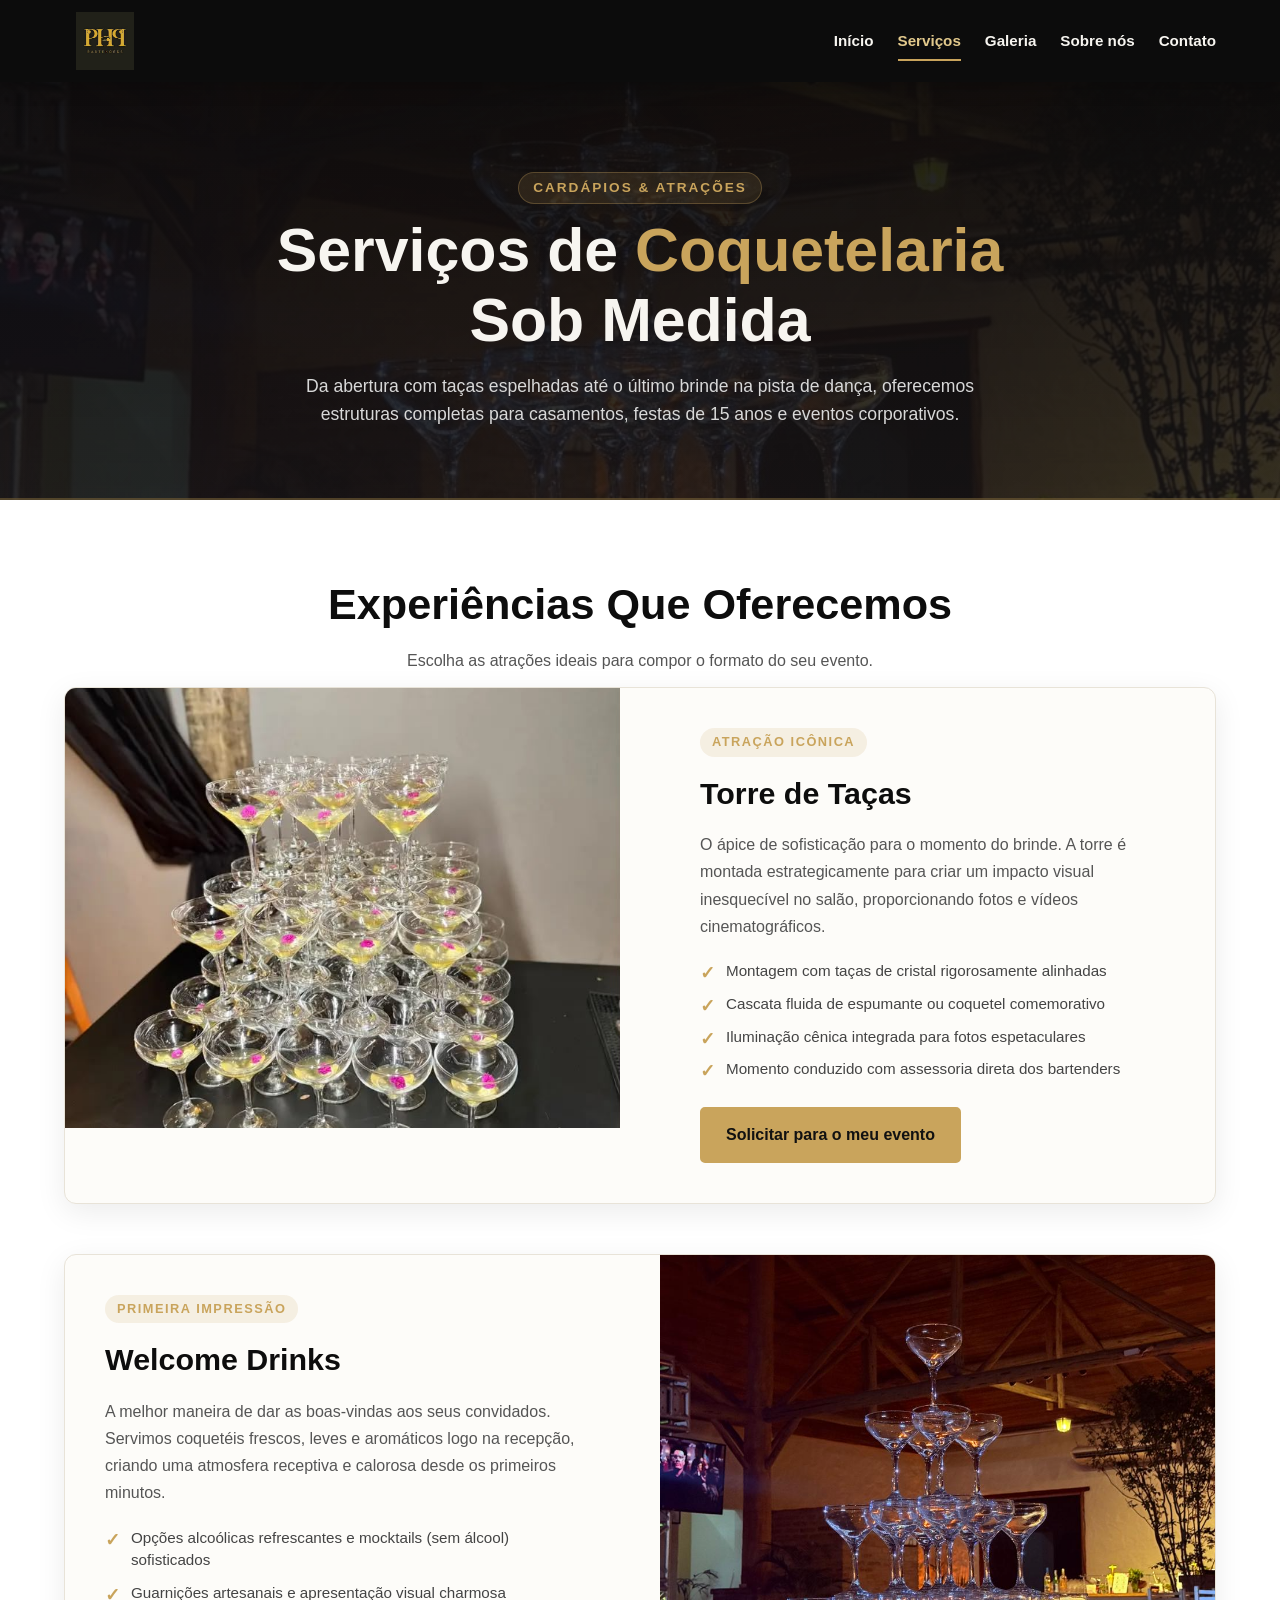
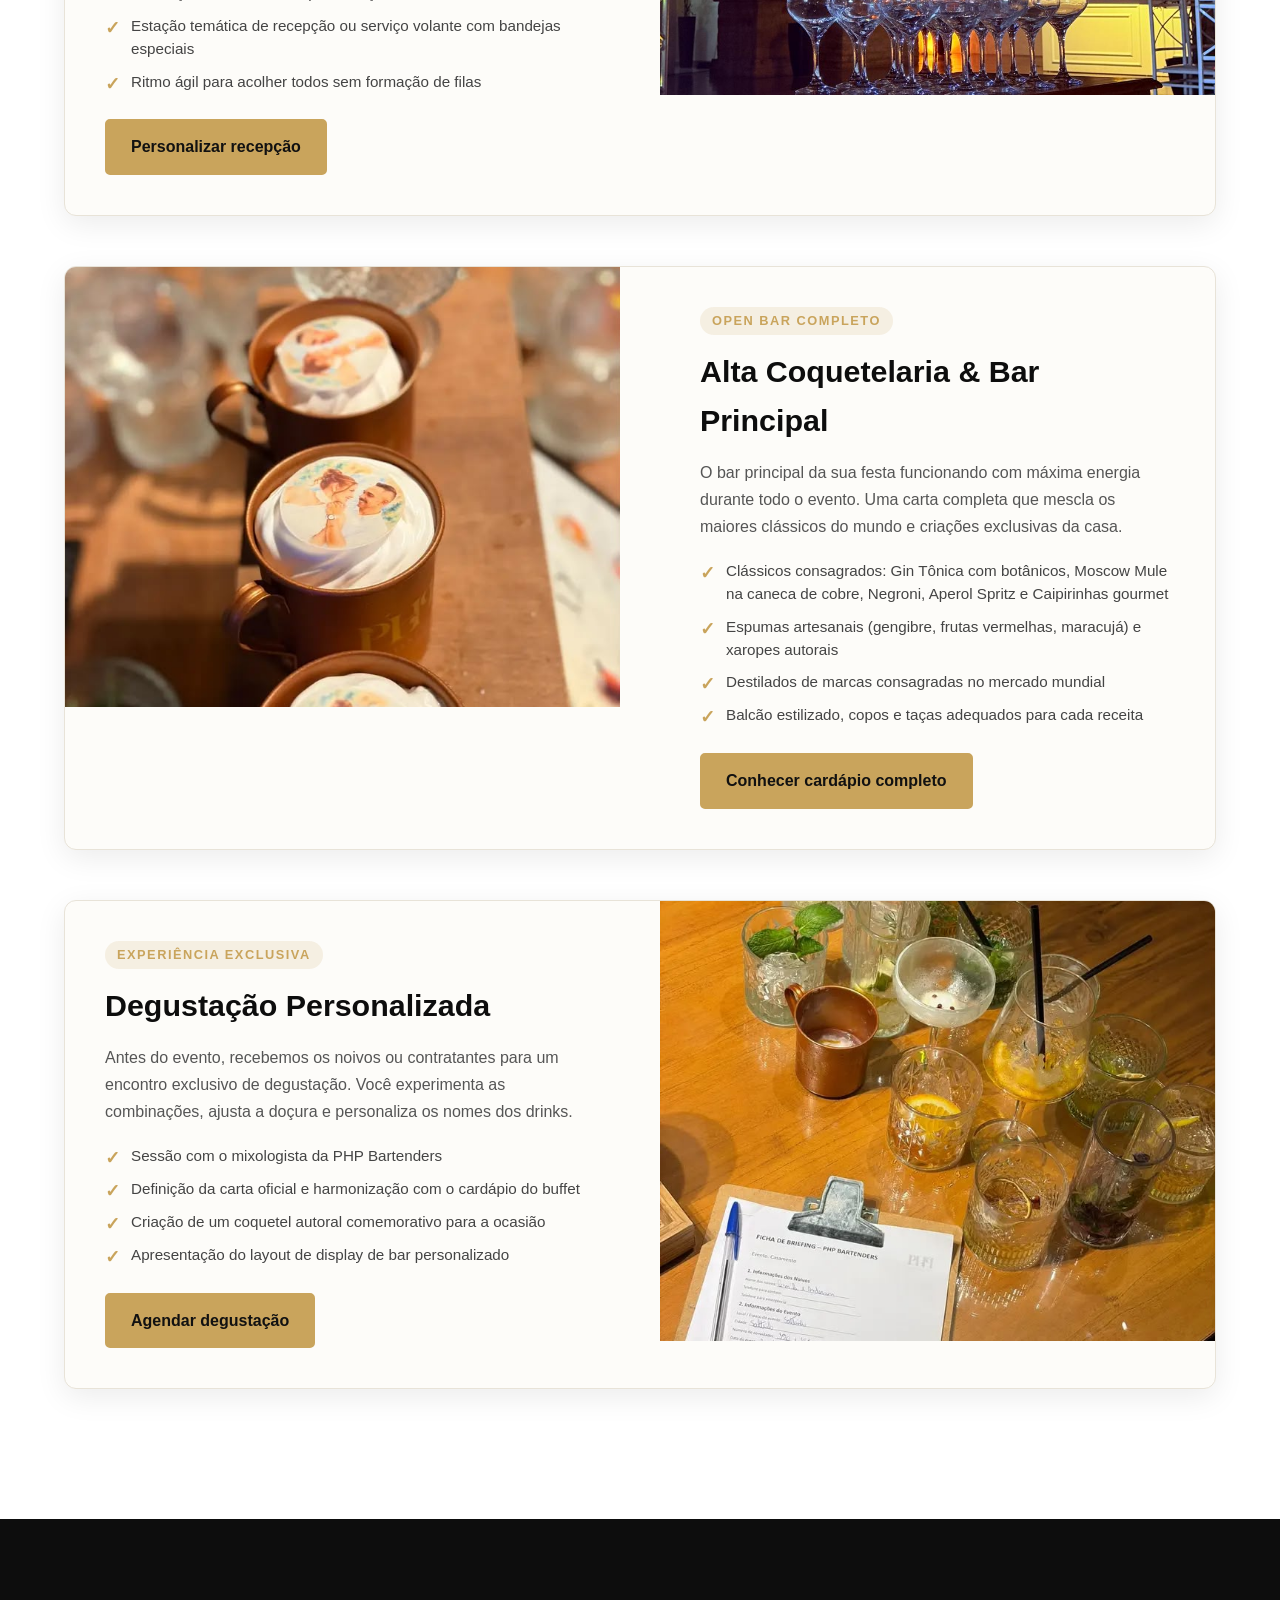
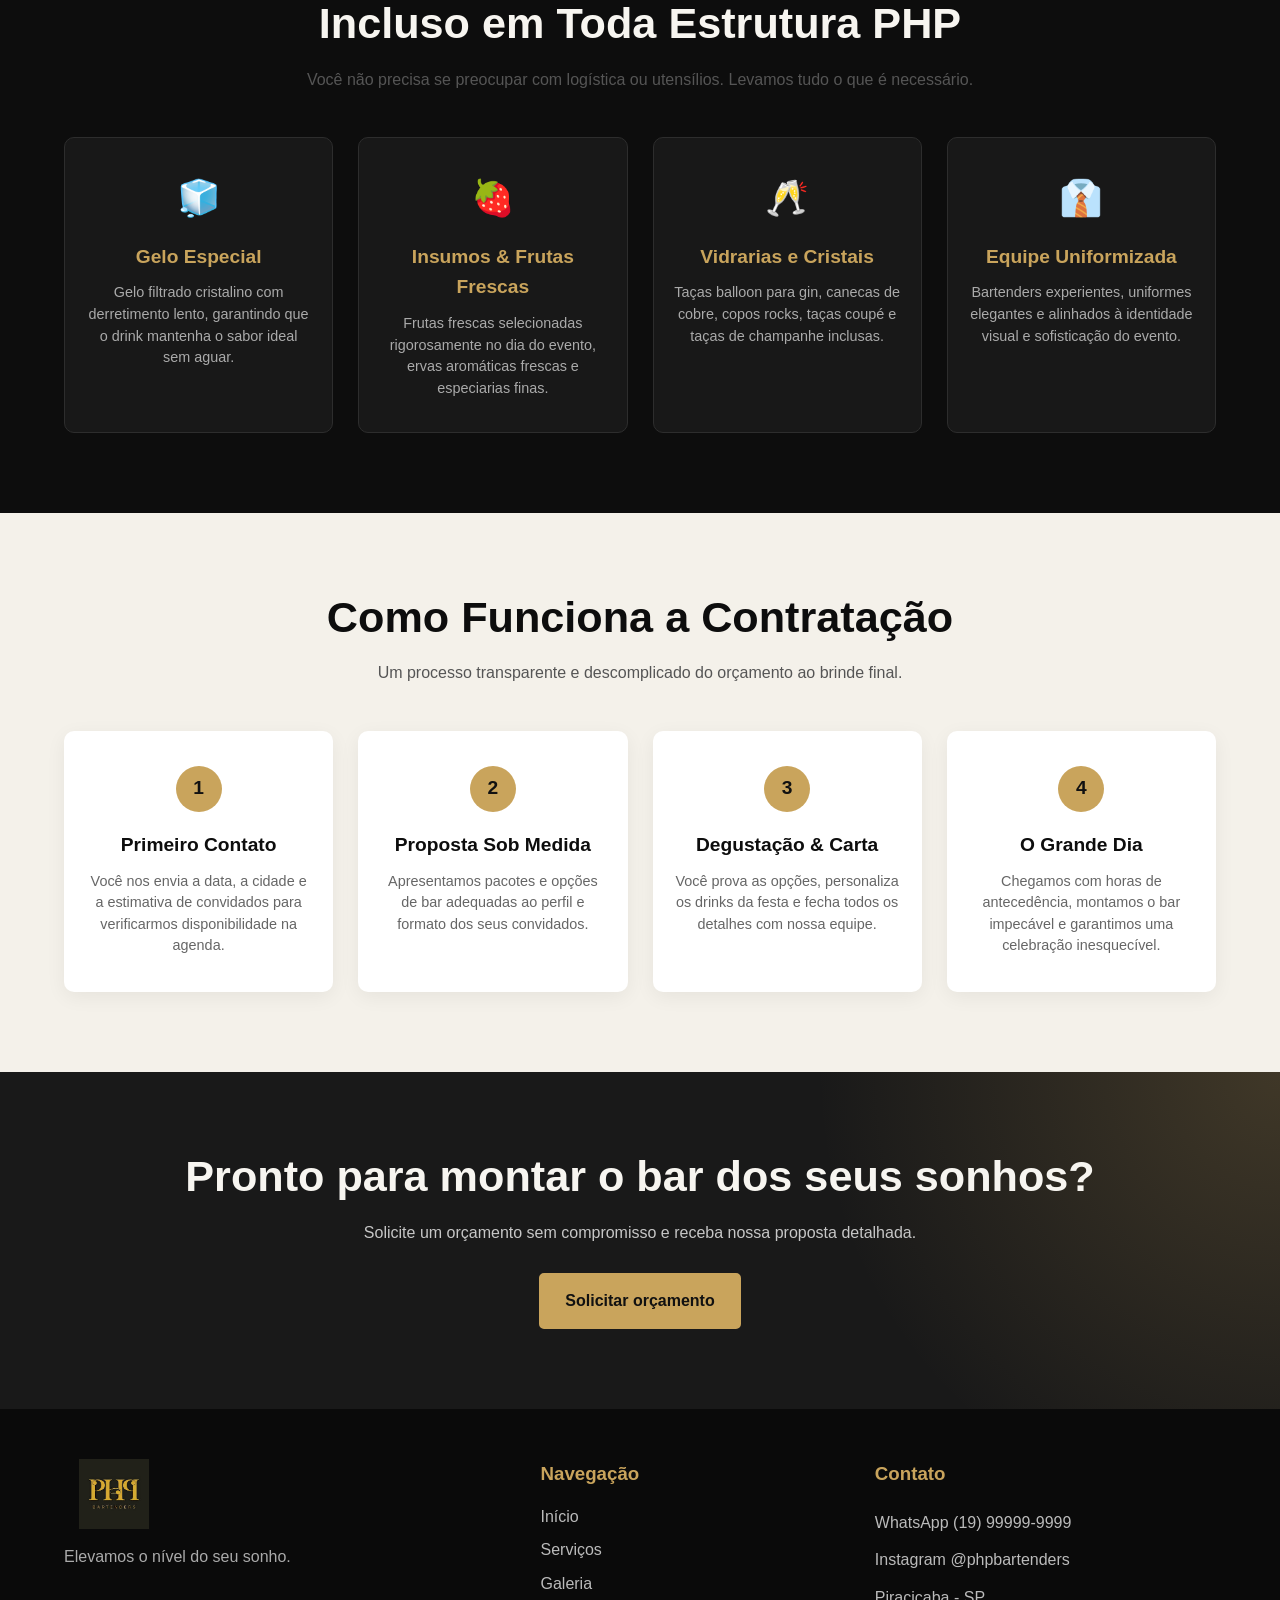
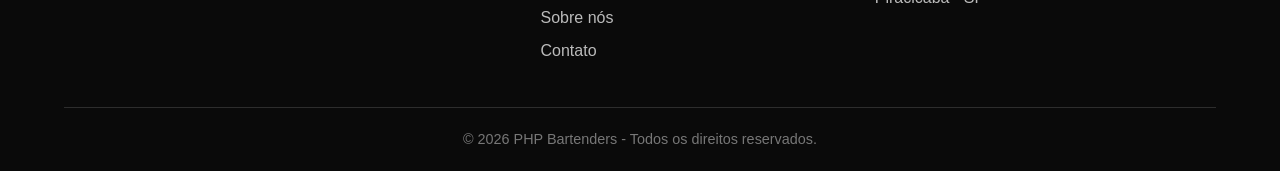
<file: Paginas/serviços.html>
<!DOCTYPE html>

<html lang="pt-BR">
<head>
<meta charset="utf-8"/>
<meta content="width=device-width, initial-scale=1.0" name="viewport"/>
<title>Serviços | PHP Bartenders</title>
<link href="../css/style.css" rel="stylesheet"/>
<link href="../imagens/Logo PHP.jpg" rel="icon" type="image/jpeg"/>
</head>
<body>
<!-- CABEÇALHO -->
<header>
<div class="logo">
<a href="../index.html">
<img alt="Logo PHP Bartenders" src="../imagens/Logo PHP.jpg"/>
</a>
</div>
<nav>
<a href="../index.html">Início</a>
<a class="ativo" href="serviços.html">Serviços</a>
<a href="galeria.html">Galeria</a>
<a href="sobre.html">Sobre nós</a>
<a href="contato.html">Contato</a>
</nav>
</header>
<main>
<!-- BANNER DA PÁGINA -->
<section class="hero-interna">
<div class="hero-interna-conteudo">
<span class="tag-topo">Cardápios &amp; Atrações</span>
<h1>Serviços de <span>Coquetelaria</span> Sob Medida</h1>
<p>
            Da abertura com taças espelhadas até o último brinde na pista de dança, oferecemos estruturas completas para casamentos, festas de 15 anos e eventos corporativos.
          </p>
</div>
</section>
<!-- SERVIÇOS EM DETALHE -->
<section class="servicos-detalhes-secao">
<h2>Experiências Que Oferecemos</h2>
<p>Escolha as atrações ideais para compor o formato do seu evento.</p>
<!-- CARD 1: TORRE DE TAÇAS -->
<div class="servico-completo-card">
<div class="servico-img-box">
<img alt="Apresentação da Torre de Taças iluminada com cascata de espumante" src="../imagens/torre.jpeg"/>
</div>
<div class="servico-info-box">
<span class="servico-badge">Atração Icônica</span>
<h3>Torre de Taças</h3>
<p>
              O ápice de sofisticação para o momento do brinde. A torre é montada estrategicamente para criar um impacto visual inesquecível no salão, proporcionando fotos e vídeos cinematográficos.
            </p>
<ul class="servico-lista-itens">
<li>Montagem com taças de cristal rigorosamente alinhadas</li>
<li>Cascata fluida de espumante ou coquetel comemorativo</li>
<li>Iluminação cênica integrada para fotos espetaculares</li>
<li>Momento conduzido com assessoria direta dos bartenders</li>
</ul>
<a class="botao" href="contato.html">Solicitar para o meu evento</a>
</div>
</div>
<!-- CARD 2: WELCOME DRINKS (INVERTIDO) -->
<div class="servico-completo-card invertido">
<div class="servico-img-box">
<img alt="Welcome drinks servidos na recepção dos convidados" src="../imagens/welcome.jpeg"/>
</div>
<div class="servico-info-box">
<span class="servico-badge">Primeira Impressão</span>
<h3>Welcome Drinks</h3>
<p>
              A melhor maneira de dar as boas-vindas aos seus convidados. Servimos coquetéis frescos, leves e aromáticos logo na recepção, criando uma atmosfera receptiva e calorosa desde os primeiros minutos.
            </p>
<ul class="servico-lista-itens">
<li>Opções alcoólicas refrescantes e mocktails (sem álcool) sofisticados</li>
<li>Guarnições artesanais e apresentação visual charmosa</li>
<li>Estação temática de recepção ou serviço volante com bandejas especiais</li>
<li>Ritmo ágil para acolher todos sem formação de filas</li>
</ul>
<a class="botao" href="contato.html">Personalizar recepção</a>
</div>
</div>
<!-- CARD 3: ALTA COQUETELARIA -->
<div class="servico-completo-card">
<div class="servico-img-box">
<img alt="Barman preparando drink clássico com espuma artesanal e especiarias" src="../imagens/alta.jpeg"/>
</div>
<div class="servico-info-box">
<span class="servico-badge">Open Bar Completo</span>
<h3>Alta Coquetelaria &amp; Bar Principal</h3>
<p>
              O bar principal da sua festa funcionando com máxima energia durante todo o evento. Uma carta completa que mescla os maiores clássicos do mundo e criações exclusivas da casa.
            </p>
<ul class="servico-lista-itens">
<li>Clássicos consagrados: Gin Tônica com botânicos, Moscow Mule na caneca de cobre, Negroni, Aperol Spritz e Caipirinhas gourmet</li>
<li>Espumas artesanais (gengibre, frutas vermelhas, maracujá) e xaropes autorais</li>
<li>Destilados de marcas consagradas no mercado mundial</li>
<li>Balcão estilizado, copos e taças adequados para cada receita</li>
</ul>
<a class="botao" href="contato.html">Conhecer cardápio completo</a>
</div>
</div>
<!-- CARD 4: DEGUSTAÇÃO PERSONALIZADA (INVERTIDO) -->
<div class="servico-completo-card invertido">
<div class="servico-img-box">
<img alt="Taças e copos preparados durante sessão de degustação" src="../imagens/degustação personalizaa.jpeg"/>
</div>
<div class="servico-info-box">
<span class="servico-badge">Experiência Exclusiva</span>
<h3>Degustação Personalizada</h3>
<p>
              Antes do evento, recebemos os noivos ou contratantes para um encontro exclusivo de degustação. Você experimenta as combinações, ajusta a doçura e personaliza os nomes dos drinks.
            </p>
<ul class="servico-lista-itens">
<li>Sessão com o mixologista da PHP Bartenders</li>
<li>Definição da carta oficial e harmonização com o cardápio do buffet</li>
<li>Criação de um coquetel autoral comemorativo para a ocasião</li>
<li>Apresentação do layout de display de bar personalizado</li>
</ul>
<a class="botao" href="contato.html">Agendar degustação</a>
</div>
</div>
</section>
<!-- O QUE ESTÁ INCLUSO -->
<section class="incluso-secao">
<h2>Incluso em Toda Estrutura PHP</h2>
<p>Você não precisa se preocupar com logística ou utensílios. Levamos tudo o que é necessário.</p>
<div class="incluso-grid">
<div class="incluso-card">
<span class="incluso-icone">🧊</span>
<h4>Gelo Especial</h4>
<p>Gelo filtrado cristalino com derretimento lento, garantindo que o drink mantenha o sabor ideal sem aguar.</p>
</div>
<div class="incluso-card">
<span class="incluso-icone">🍓</span>
<h4>Insumos &amp; Frutas Frescas</h4>
<p>Frutas frescas selecionadas rigorosamente no dia do evento, ervas aromáticas frescas e especiarias finas.</p>
</div>
<div class="incluso-card">
<span class="incluso-icone">🥂</span>
<h4>Vidrarias e Cristais</h4>
<p>Taças balloon para gin, canecas de cobre, copos rocks, taças coupé e taças de champanhe inclusas.</p>
</div>
<div class="incluso-card">
<span class="incluso-icone">👔</span>
<h4>Equipe Uniformizada</h4>
<p>Bartenders experientes, uniformes elegantes e alinhados à identidade visual e sofisticação do evento.</p>
</div>
</div>
</section>
<!-- COMO FUNCIONA O ATENDIMENTO -->
<section class="etapas-secao">
<h2>Como Funciona a Contratação</h2>
<p>Um processo transparente e descomplicado do orçamento ao brinde final.</p>
<div class="etapas-grid">
<div class="etapa-card">
<div class="etapa-numero">1</div>
<h4>Primeiro Contato</h4>
<p>Você nos envia a data, a cidade e a estimativa de convidados para verificarmos disponibilidade na agenda.</p>
</div>
<div class="etapa-card">
<div class="etapa-numero">2</div>
<h4>Proposta Sob Medida</h4>
<p>Apresentamos pacotes e opções de bar adequadas ao perfil e formato dos seus convidados.</p>
</div>
<div class="etapa-card">
<div class="etapa-numero">3</div>
<h4>Degustação &amp; Carta</h4>
<p>Você prova as opções, personaliza os drinks da festa e fecha todos os detalhes com nossa equipe.</p>
</div>
<div class="etapa-card">
<div class="etapa-numero">4</div>
<h4>O Grande Dia</h4>
<p>Chegamos com horas de antecedência, montamos o bar impecável e garantimos uma celebração inesquecível.</p>
</div>
</div>
</section>
<!-- SEÇÃO DE ORÇAMENTO / CTA -->
<section class="orcamento">
<h2>Pronto para montar o bar dos seus sonhos?</h2>
<p>
          Solicite um orçamento sem compromisso e receba nossa proposta detalhada.
        </p>
<a class="botao" href="contato.html">
          Solicitar orçamento
        </a>
</section>
</main>
<!-- RODAPÉ -->
<footer>
<div class="footer-container">
<div class="footer-logo">
<img alt="Logo PHP Bartenders" src="../imagens/Logo PHP.jpg"/>
<p>Elevamos o nível do seu sonho.</p>
</div>
<div class="footer-links">
<h3>Navegação</h3>
<a href="../index.html">Início</a>
<a href="serviços.html">Serviços</a>
<a href="galeria.html">Galeria</a>
<a href="sobre.html">Sobre nós</a>
<a href="contato.html">Contato</a>
</div>
<div class="footer-contato">
<h3>Contato</h3>
<p>WhatsApp (19) 99999-9999</p>
<p>Instagram @phpbartenders</p>
<p>Piracicaba - SP</p>
</div>
</div>
<div class="footer-bottom">
<p>© 2026 PHP Bartenders - Todos os direitos reservados.</p>
</div>
</footer>
</body>
</html>
</file>
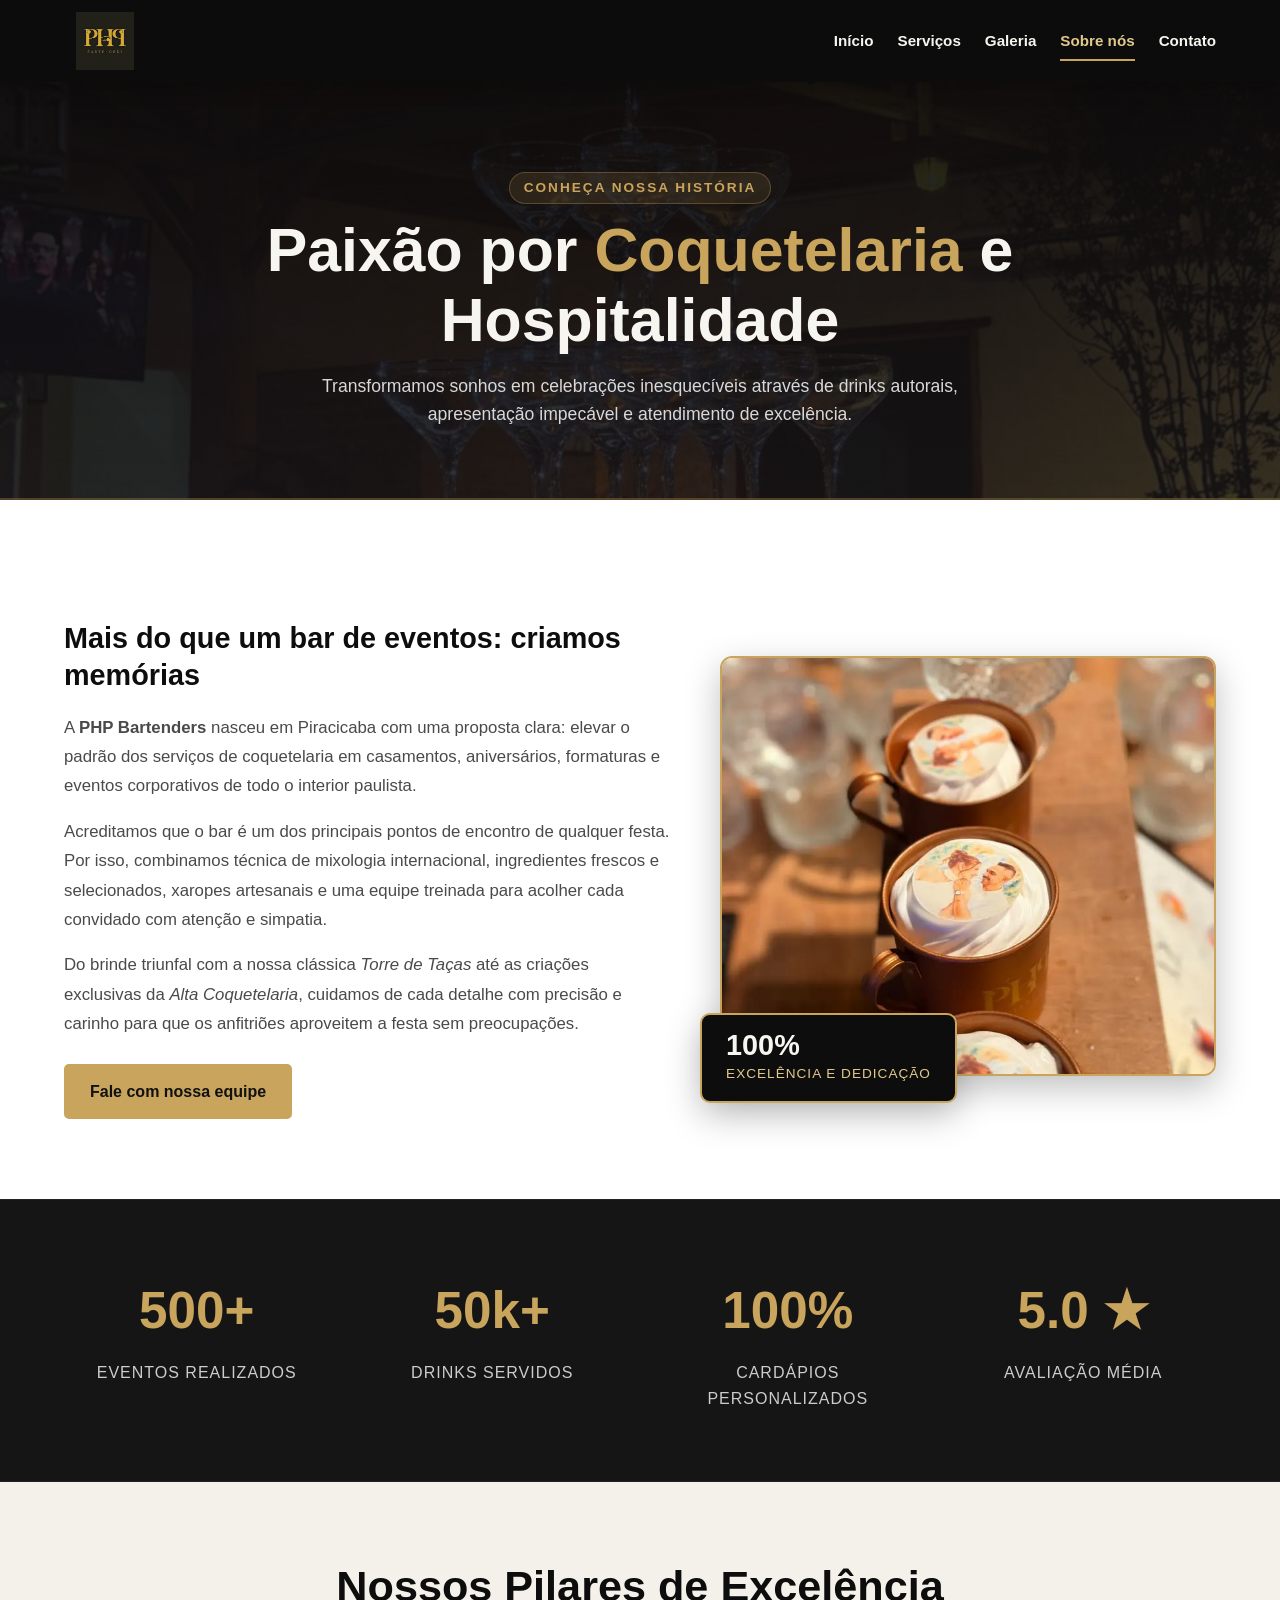
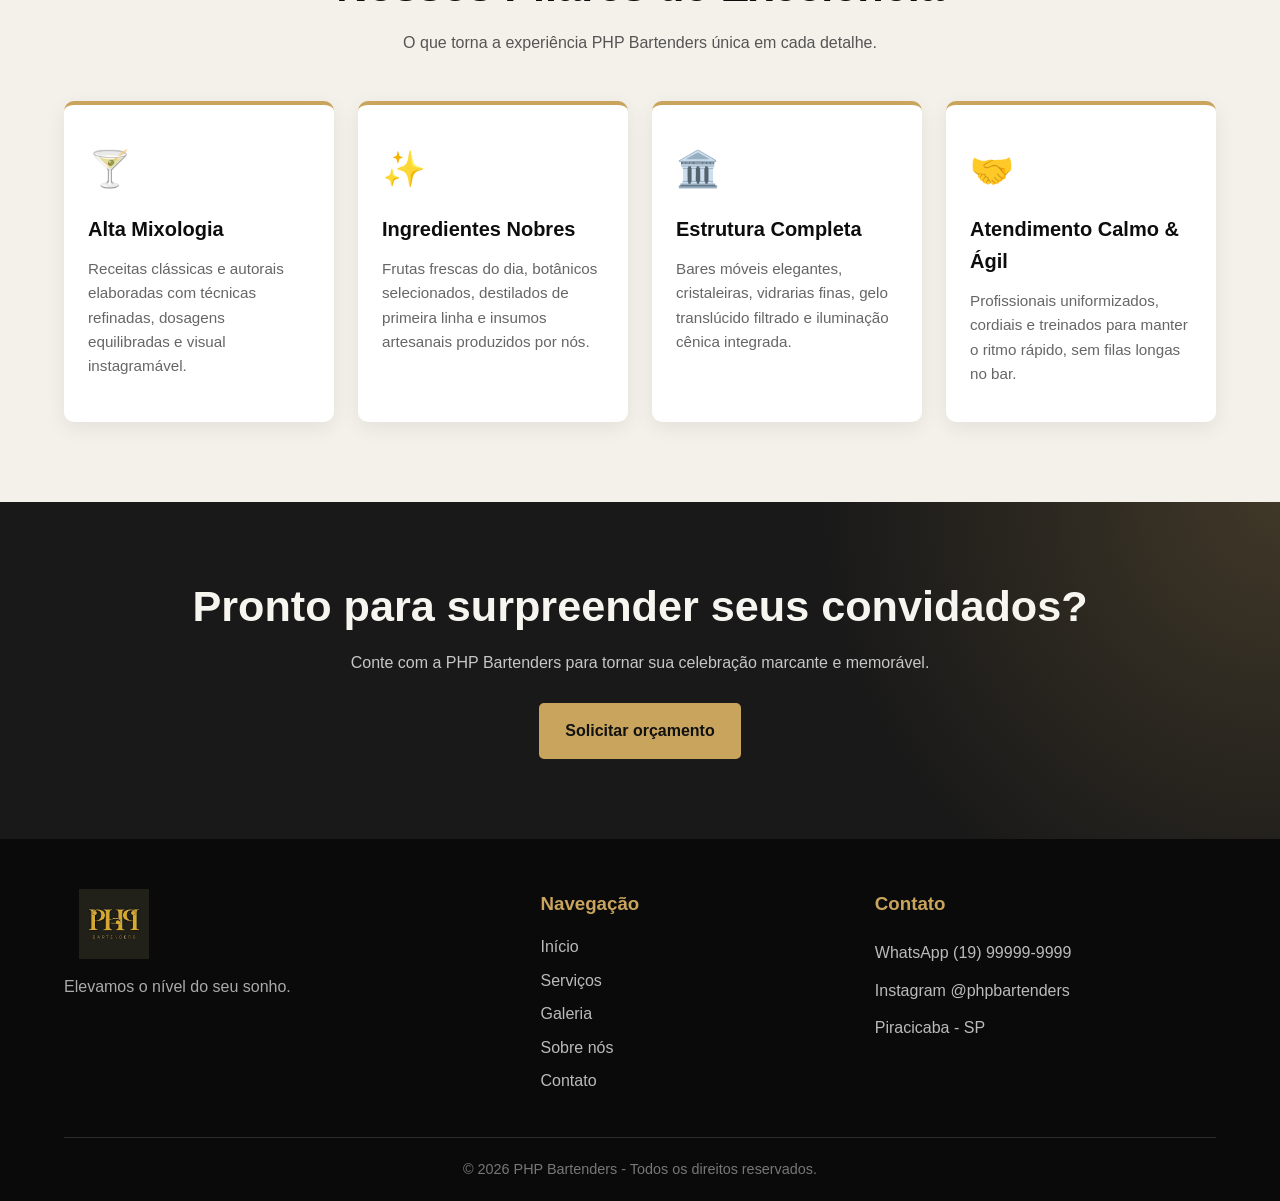
<file: Paginas/sobre.html>
<!DOCTYPE html>

<html lang="pt-BR">
<head>
<meta charset="utf-8"/>
<meta content="width=device-width, initial-scale=1.0" name="viewport"/>
<title>Sobre Nós | PHP Bartenders</title>
<link href="../css/style.css" rel="stylesheet"/>
<link href="../imagens/Logo PHP.jpg" rel="icon" type="image/jpeg"/>
</head>
<body>
<!-- CABEÇALHO -->
<header>
<div class="logo">
<a href="../index.html">
<img alt="Logo PHP Bartenders" src="../imagens/Logo PHP.jpg"/>
</a>
</div>
<nav>
<a href="../index.html">Início</a>
<a href="serviços.html">Serviços</a>
<a href="galeria.html">Galeria</a>
<a class="ativo" href="sobre.html">Sobre nós</a>
<a href="contato.html">Contato</a>
</nav>
</header>
<main>
<!-- BANNER DA PÁGINA -->
<section class="hero-interna">
<div class="hero-interna-conteudo">
<span class="tag-topo">Conheça Nossa História</span>
<h1>Paixão por <span>Coquetelaria</span> e Hospitalidade</h1>
<p>
            Transformamos sonhos em celebrações inesquecíveis através de drinks autorais, apresentação impecável e atendimento de excelência.
          </p>
</div>
</section>
<!-- HISTÓRIA E ORIGEM -->
<section class="sobre-historia">
<div class="sobre-historia-grid">
<div class="sobre-historia-texto">
<h3>Mais do que um bar de eventos: criamos memórias</h3>
<p>
              A <strong>PHP Bartenders</strong> nasceu em Piracicaba com uma proposta clara: elevar o padrão dos serviços de coquetelaria em casamentos, aniversários, formaturas e eventos corporativos de todo o interior paulista.
            </p>
<p>
              Acreditamos que o bar é um dos principais pontos de encontro de qualquer festa. Por isso, combinamos técnica de mixologia internacional, ingredientes frescos e selecionados, xaropes artesanais e uma equipe treinada para acolher cada convidado com atenção e simpatia.
            </p>
<p>
              Do brinde triunfal com a nossa clássica <em>Torre de Taças</em> até as criações exclusivas da <em>Alta Coquetelaria</em>, cuidamos de cada detalhe com precisão e carinho para que os anfitriões aproveitem a festa sem preocupações.
            </p>
<div style="margin-top: 25px;">
<a class="botao" href="contato.html">Fale com nossa equipe</a>
</div>
</div>
<div class="sobre-historia-img">
<img alt="Bartender preparando drink com técnicas de alta coquetelaria" src="../imagens/alta.jpeg"/>
<div class="badge-experiencia">
<strong>100%</strong>
<span>Excelência e Dedicação</span>
</div>
</div>
</div>
</section>
<!-- NÚMEROS / ESTATÍSTICAS -->
<section class="stats-secao">
<div class="stats-grid">
<div class="stat-item">
<h3>500+</h3>
<p>Eventos Realizados</p>
</div>
<div class="stat-item">
<h3>50k+</h3>
<p>Drinks Servidos</p>
</div>
<div class="stat-item">
<h3>100%</h3>
<p>Cardápios Personalizados</p>
</div>
<div class="stat-item">
<h3>5.0 ★</h3>
<p>Avaliação Média</p>
</div>
</div>
</section>
<!-- PILARES / DIFERENCIAIS -->
<section class="pilares-secao">
<h2>Nossos Pilares de Excelência</h2>
<p>O que torna a experiência PHP Bartenders única em cada detalhe.</p>
<div class="pilares-grid">
<div class="card-pilar">
<span class="icone-pilar">🍸</span>
<h4>Alta Mixologia</h4>
<p>Receitas clássicas e autorais elaboradas com técnicas refinadas, dosagens equilibradas e visual instagramável.</p>
</div>
<div class="card-pilar">
<span class="icone-pilar">✨</span>
<h4>Ingredientes Nobres</h4>
<p>Frutas frescas do dia, botânicos selecionados, destilados de primeira linha e insumos artesanais produzidos por nós.</p>
</div>
<div class="card-pilar">
<span class="icone-pilar">🏛️</span>
<h4>Estrutura Completa</h4>
<p>Bares móveis elegantes, cristaleiras, vidrarias finas, gelo translúcido filtrado e iluminação cênica integrada.</p>
</div>
<div class="card-pilar">
<span class="icone-pilar">🤝</span>
<h4>Atendimento Calmo &amp; Ágil</h4>
<p>Profissionais uniformizados, cordiais e treinados para manter o ritmo rápido, sem filas longas no bar.</p>
</div>
</div>
</section>
<!-- SEÇÃO DE ORÇAMENTO / CTA -->
<section class="orcamento">
<h2>Pronto para surpreender seus convidados?</h2>
<p>
          Conte com a PHP Bartenders para tornar sua celebração marcante e memorável.
        </p>
<a class="botao" href="contato.html">
          Solicitar orçamento
        </a>
</section>
</main>
<!-- RODAPÉ -->
<footer>
<div class="footer-container">
<div class="footer-logo">
<img alt="Logo PHP Bartenders" src="../imagens/Logo PHP.jpg"/>
<p>Elevamos o nível do seu sonho.</p>
</div>
<div class="footer-links">
<h3>Navegação</h3>
<a href="../index.html">Início</a>
<a href="serviços.html">Serviços</a>
<a href="galeria.html">Galeria</a>
<a href="sobre.html">Sobre nós</a>
<a href="contato.html">Contato</a>
</div>
<div class="footer-contato">
<h3>Contato</h3>
<p>WhatsApp (19) 99999-9999</p>
<p>Instagram @phpbartenders</p>
<p>Piracicaba - SP</p>
</div>
</div>
<div class="footer-bottom">
<p>© 2026 PHP Bartenders - Todos os direitos reservados.</p>
</div>
</footer>
</body>
</html>
</file>
<file: css/style.css>
/* =========================================================
   PHP BARTENDERS - ESTILO PRINCIPAL (REORGANIZADO)

   ÍNDICE
   1. Variáveis e base
   2. Componentes globais (títulos, botão, orçamento/CTA)
   3. Cabeçalho e menu
   4. Rodapé
   5. Página INÍCIO (index)
   6. Banner das páginas internas
   7. Página SOBRE NÓS
   8. Página SERVIÇOS
   9. Página GALERIA
   10. Página CONTATO (formulário, cards, FAQ)
   11. Responsividade (media queries)
   12. Acessibilidade
   ========================================================= */


/* =========================================================
   1. VARIÁVEIS E BASE
   ========================================================= */

:root {
    --preto: #0d0d0d;
    --preto-2: #151515;
    --cinza: #242424;
    --cinza-claro: #bdbdbd;
    --branco: #f7f5f0;
    --dourado: #c9a45c;
    --dourado-claro: #e2c98c;
    --max-width: 1200px;
    --sombra: 0 12px 35px rgba(0, 0, 0, 0.25);
    --transicao: 0.3s ease;
}

* {
    margin: 0;
    padding: 0;
    box-sizing: border-box;
}

html {
    scroll-behavior: smooth;
}

body {
    font-family: Arial, Helvetica, sans-serif;
    background: var(--branco);
    color: #222;
    line-height: 1.6;
}

/* Fica depois do body de propósito: define o fundo escuro atrás da página */
html, body {
    min-height: 100%;
    background-color: #0a0a0a;
}

main {
    overflow: hidden;
}


/* =========================================================
   2. COMPONENTES GLOBAIS
   ========================================================= */

/* Seções e títulos padrão */
section {
    padding: 80px 5%;
}

section h2 {
    color: var(--preto);
    font-size: clamp(1.8rem, 4vw, 2.7rem);
    line-height: 1.15;
    text-align: center;
    margin-bottom: 18px;
}

section > p {
    max-width: 760px;
    margin: 0 auto 14px;
    text-align: center;
    color: #555;
}

/* Botão dourado */
.botao {
    display: inline-block;
    padding: 13px 24px;
    border-radius: 5px;
    background: var(--dourado);
    color: #111;
    text-decoration: none;
    font-weight: 800;
    border: 2px solid var(--dourado);
    transition: transform var(--transicao), background var(--transicao),
                color var(--transicao), box-shadow var(--transicao);
}

.botao:hover,
.botao:focus {
    background: transparent;
    color: var(--dourado-claro);
    transform: translateY(-2px);
    box-shadow: 0 8px 20px rgba(0, 0, 0, 0.18);
}

/* Seção de orçamento / CTA (usada em várias páginas) */
.orcamento {
    background:
        radial-gradient(circle at top right, rgba(201, 164, 92, 0.22), transparent 35%),
        #191919;
    color: var(--branco);
    text-align: center;
}

.orcamento h2 {
    color: var(--branco);
}

.orcamento p {
    color: #c7c7c7;
    margin-bottom: 28px;
}


/* =========================================================
   3. CABEÇALHO E MENU
   ========================================================= */

header {
    min-height: 82px;
    padding: 12px 5%;
    background: rgba(13, 13, 13, 0.97);
    display: flex;
    align-items: center;
    justify-content: space-between;
    gap: 30px;
    position: sticky;
    top: 0;
    z-index: 1000;
    box-shadow: 0 3px 18px rgba(0, 0, 0, 0.25);
}

.logo img {
    width: 82px;
    height: 58px;
    object-fit: contain;
    border-radius: 8px;
    display: block;
}

nav {
    display: flex;
    align-items: center;
    justify-content: flex-end;
    flex-wrap: wrap;
    gap: 8px 24px;
}

nav a {
    color: var(--branco);
    text-decoration: none;
    font-size: 0.95rem;
    font-weight: 700;
    padding: 8px 0;
    position: relative;
    transition: color var(--transicao);
}

nav a::after {
    content: "";
    position: absolute;
    left: 0;
    bottom: 0;
    width: 0;
    height: 2px;
    background: var(--dourado);
    transition: width var(--transicao);
}

nav a:hover,
nav a:focus {
    color: var(--dourado-claro);
}

nav a:hover::after,
nav a:focus::after {
    width: 100%;
}

/* Link da página atual */
nav a.ativo {
    color: var(--dourado-claro);
}

nav a.ativo::after {
    width: 100%;
}


/* =========================================================
   4. RODAPÉ
   ========================================================= */

footer {
    background: #0a0a0a;
    color: white;
    padding: 50px 5% 20px;
}

.footer-container {
    width: min(var(--max-width), 100%);
    margin: 0 auto;
    display: grid;
    grid-template-columns: 1.5fr 1fr 1.2fr;
    gap: 50px;
}

.footer-logo,
.footer-links,
.footer-contato {
    display: flex;
    flex-direction: column;
}

.footer-logo {
    max-width: 300px;
}

.footer-logo img {
    width: 100px;
    height: 70px;
    object-fit: contain;
    margin-bottom: 15px;
    border-radius: 7px;
}

.footer-logo p {
    color: #aaa;
    line-height: 1.6;
}

.footer-links h3,
.footer-contato h3 {
    color: var(--dourado);
    margin-bottom: 15px;
}

.footer-links a {
    color: #bbb;
    text-decoration: none;
    margin-bottom: 8px;
    transition: color var(--transicao), padding-left var(--transicao);
}

.footer-links a:hover {
    color: var(--dourado-claro);
    padding-left: 4px;
}

.footer-contato p {
    color: #bbb;
    margin: 6px 0;
}

.footer-bottom {
    width: min(var(--max-width), 100%);
    margin: 35px auto 0;
    border-top: 1px solid #2d2d2d;
    padding-top: 20px;
    text-align: center;
    color: #777;
    font-size: 0.9rem;
}


/* =========================================================
   5. PÁGINA INÍCIO (index.html)
   ========================================================= */

/* ---------- Banner principal ---------- */
.hero {
    min-height: 680px;
    padding: 100px 5%;
    display: flex;
    align-items: center;
    position: relative;
    isolation: isolate;
    background:
        linear-gradient(90deg, rgba(0, 0, 0, 0.88) 0%, rgba(0, 0, 0, 0.62) 48%, rgba(0, 0, 0, 0.28) 100%),
        url("../imagens/welcome.jpeg") center/cover no-repeat;
}

.hero::after {
    content: "";
    position: absolute;
    inset: 0;
    background: linear-gradient(0deg, rgba(0,0,0,.25), transparent);
    z-index: -1;
}

.hero-text {
    width: min(680px, 100%);
    color: var(--branco);
}

.hero-text h1 {
    max-width: 680px;
    margin-bottom: 20px;
    font-size: clamp(2.5rem, 6vw, 4.8rem);
    line-height: 1.05;
    letter-spacing: -1.5px;
}

.hero-text p {
    max-width: 620px;
    margin-bottom: 30px;
    color: #e5e5e5;
    font-size: 1.15rem;
}

.hero .botao:hover {
    color: #ebe083e8;
}

/* ---------- Sobre a empresa ---------- */
.sobre {
    background: #fff;
    text-align: center;
}

.sobre h2 {
    color: var(--dourado);
}

.sobre p {
    max-width: 850px;
}

.sobre > a:not(.botao) {
    display: inline-block;
    margin-top: 18px;
    color: #8f6c2e;
    font-weight: 800;
    text-decoration: none;
    border-bottom: 2px solid var(--dourado);
    padding-bottom: 3px;
    transition: color var(--transicao);
}

.sobre > a:not(.botao):hover {
    color: #4e3918;
}

/* ---------- Serviços (cards) ---------- */
.servicos {
    background: #f1eee8;
}

.servicos-container {
    width: min(var(--max-width), 100%);
    margin: 42px auto 0;
    display: grid;
    grid-template-columns: repeat(4, 1fr);
    gap: 24px;
}

.card-servico {
    background: #fff;
    border-radius: 10px;
    overflow: hidden;
    box-shadow: var(--sombra);
    display: flex;
    flex-direction: column;
    justify-content: space-between; /* força a imagem para o rodapé do card */
    transition: transform var(--transicao), box-shadow var(--transicao);
}

.card-servico:hover {
    transform: translateY(-8px);
    box-shadow: 0 18px 40px rgba(0, 0, 0, 0.2);
}

.card-servico h3 {
    padding: 24px 22px 8px;
    color: #1a1a1a;
    font-size: 1.25rem;
}

.card-servico p {
    padding: 0 22px 20px;
    color: #666;
    font-size: 0.95rem;
    flex: 1;
}

.card-servico img {
    width: 100%;
    height: 220px;
    object-fit: cover;
    display: block;
    transition: transform 0.5s ease;
}

.card-servico:hover img {
    transform: scale(1.04);
}

/* ---------- Galeria em destaque ---------- */
.galeria-destaque {
    background: var(--preto);
    color: var(--branco);
    text-align: center;
}

.galeria-destaque h2 {
    color: var(--branco);
}

.galeria-destaque > p {
    color: #bbb;
}

.imagens-galeria {
    width: min(var(--max-width), 100%);
    margin: 38px auto;
    display: grid;
    grid-template-columns: repeat(3, 1fr);
    gap: 18px;
}

.imagens-galeria img {
    width: 100%;
    height: 300px;
    object-fit: cover;
    border-radius: 8px;
    border: 1px solid #333;
    display: block;
    transition: transform var(--transicao), filter var(--transicao);
}

.imagens-galeria img:hover {
    transform: scale(1.025);
    filter: brightness(1.1);
}


/* =========================================================
   6. BANNER DAS PÁGINAS INTERNAS
   (Sobre, Serviços, Galeria, Contato)
   ========================================================= */

.hero-interna {
    min-height: 380px;
    padding: 90px 5% 70px;
    display: flex;
    align-items: center;
    justify-content: center;
    text-align: center;
    position: relative;
    background:
        linear-gradient(180deg, rgba(13, 13, 13, 0.92) 0%, rgba(21, 21, 21, 0.85) 100%),
        url("../imagens/welcome.jpeg") center/cover no-repeat;
    border-bottom: 2px solid rgba(201, 164, 92, 0.35);
}

.hero-interna-conteudo {
    width: min(850px, 100%);
    color: var(--branco);
}

.hero-interna-conteudo .tag-topo {
    display: inline-block;
    color: var(--dourado);
    text-transform: uppercase;
    font-size: 0.85rem;
    font-weight: 800;
    letter-spacing: 2px;
    margin-bottom: 12px;
    padding: 4px 14px;
    background: rgba(201, 164, 92, 0.12);
    border: 1px solid rgba(201, 164, 92, 0.3);
    border-radius: 20px;
}

.hero-interna-conteudo h1 {
    font-size: clamp(2.2rem, 5vw, 3.8rem);
    line-height: 1.15;
    margin-bottom: 16px;
    color: var(--branco);
}

.hero-interna-conteudo h1 span {
    color: var(--dourado);
}

.hero-interna-conteudo p {
    font-size: 1.1rem;
    color: #d8d8d8;
    max-width: 680px;
    margin: 0 auto;
}


/* =========================================================
   7. PÁGINA SOBRE NÓS (sobre.html)
   ========================================================= */

/* ---------- História ---------- */
.sobre-historia {
    background: #ffffff;
    padding: 80px 5%;
}

.sobre-historia-grid {
    width: min(var(--max-width), 100%);
    margin: 40px auto 0;
    display: grid;
    grid-template-columns: 1.1fr 0.9fr;
    gap: 50px;
    align-items: center;
}

.sobre-historia-texto h3 {
    font-size: 1.8rem;
    color: var(--preto);
    margin-bottom: 18px;
    line-height: 1.3;
}

.sobre-historia-texto p {
    color: #4a4a4a;
    font-size: 1.05rem;
    line-height: 1.75;
    margin-bottom: 16px;
    text-align: left;
}

.sobre-historia-img {
    position: relative;
}

.sobre-historia-img img {
    width: 100%;
    height: 420px;
    object-fit: cover;
    border-radius: 12px;
    box-shadow: var(--sombra);
    border: 2px solid var(--dourado);
}

.badge-experiencia {
    position: absolute;
    bottom: -20px;
    left: -20px;
    background: var(--preto);
    color: var(--dourado);
    border: 2px solid var(--dourado);
    padding: 16px 24px;
    border-radius: 10px;
    box-shadow: var(--sombra);
}

.badge-experiencia strong {
    display: block;
    font-size: 1.8rem;
    line-height: 1;
    color: var(--branco);
}

.badge-experiencia span {
    font-size: 0.85rem;
    color: var(--dourado-claro);
    text-transform: uppercase;
    letter-spacing: 1px;
}

/* ---------- Números / Stats ---------- */
.stats-secao {
    background: var(--preto-2);
    color: var(--branco);
    padding: 70px 5%;
    border-top: 1px solid #222;
    border-bottom: 1px solid #222;
}

.stats-grid {
    width: min(var(--max-width), 100%);
    margin: 0 auto;
    display: grid;
    grid-template-columns: repeat(4, 1fr);
    gap: 30px;
    text-align: center;
}

.stat-item h3 {
    font-size: clamp(2.4rem, 4vw, 3.4rem);
    color: var(--dourado);
    margin-bottom: 8px;
    font-weight: 800;
}

.stat-item p {
    color: #ccc;
    font-size: 1rem;
    margin: 0;
    text-transform: uppercase;
    letter-spacing: 1px;
}

/* ---------- Pilares / Valores ---------- */
.pilares-secao {
    background: #f4f1ea;
    padding: 80px 5%;
    text-align: center;
}

.pilares-grid {
    width: min(var(--max-width), 100%);
    margin: 45px auto 0;
    display: grid;
    grid-template-columns: repeat(4, 1fr);
    gap: 24px;
}

.card-pilar {
    background: #ffffff;
    padding: 36px 24px;
    border-radius: 10px;
    box-shadow: 0 6px 20px rgba(0, 0, 0, 0.07);
    border-top: 4px solid var(--dourado);
    transition: transform var(--transicao), box-shadow var(--transicao);
    text-align: left;
}

.card-pilar:hover {
    transform: translateY(-6px);
    box-shadow: var(--sombra);
}

.card-pilar .icone-pilar {
    font-size: 2.2rem;
    margin-bottom: 16px;
    display: inline-block;
}

.card-pilar h4 {
    color: var(--preto);
    font-size: 1.25rem;
    margin-bottom: 12px;
}

.card-pilar p {
    color: #666;
    font-size: 0.95rem;
    line-height: 1.6;
    margin: 0;
}


/* =========================================================
   8. PÁGINA SERVIÇOS (serviços.html)
   ========================================================= */

/* ---------- Serviços em detalhe ---------- */
.servicos-detalhes-secao {
    background: #ffffff;
    padding: 80px 5%;
}

.servico-completo-card {
    width: min(var(--max-width), 100%);
    margin: 0 auto 50px;
    display: grid;
    grid-template-columns: 1fr 1fr;
    gap: 40px;
    background: #fdfcf9;
    border-radius: 12px;
    overflow: hidden;
    box-shadow: 0 8px 30px rgba(0, 0, 0, 0.08);
    border: 1px solid #e8e3d8;
    align-items: center;
    transition: transform var(--transicao);
}

.servico-completo-card:hover {
    transform: translateY(-4px);
}

/* Card com imagem e texto invertidos */
.servico-completo-card.invertido {
    grid-template-columns: 1fr 1fr;
}

.servico-completo-card.invertido .servico-img-box {
    order: 2;
}

.servico-completo-card.invertido .servico-info-box {
    order: 1;
}

.servico-img-box {
    height: 100%;
}

.servico-img-box img {
    width: 100%;
    height: 100%;
    min-height: 380px;
    max-height: 440px;
    object-fit: cover;
    display: block;
}

.servico-info-box {
    padding: 40px;
}

.servico-badge {
    display: inline-block;
    font-size: 0.8rem;
    font-weight: 800;
    text-transform: uppercase;
    letter-spacing: 1.5px;
    color: var(--dourado);
    background: rgba(201, 164, 92, 0.15);
    padding: 4px 12px;
    border-radius: 20px;
    margin-bottom: 12px;
}

.servico-info-box h3 {
    font-size: 1.9rem;
    color: var(--preto);
    margin-bottom: 14px;
}

.servico-info-box p {
    color: #555;
    font-size: 1rem;
    line-height: 1.7;
    margin-bottom: 20px;
    text-align: left;
}

.servico-lista-itens {
    list-style: none;
    margin-bottom: 26px;
    padding: 0;
}

.servico-lista-itens li {
    position: relative;
    padding-left: 26px;
    color: #444;
    font-size: 0.95rem;
    margin-bottom: 10px;
    line-height: 1.5;
}

.servico-lista-itens li::before {
    content: "✓";
    position: absolute;
    left: 0;
    color: var(--dourado);
    font-weight: bold;
    font-size: 1.1rem;
}

/* ---------- O que está incluso ---------- */
.incluso-secao {
    background: var(--preto);
    color: var(--branco);
    padding: 80px 5%;
    text-align: center;
}

.incluso-secao h2 {
    color: var(--branco);
}

.incluso-grid {
    width: min(var(--max-width), 100%);
    margin: 45px auto 0;
    display: grid;
    grid-template-columns: repeat(4, 1fr);
    gap: 25px;
}

.incluso-card {
    background: #181818;
    border: 1px solid #2d2d2d;
    padding: 32px 20px;
    border-radius: 10px;
    transition: transform var(--transicao), border-color var(--transicao);
    text-align: center;
}

.incluso-card:hover {
    transform: translateY(-5px);
    border-color: var(--dourado);
}

.incluso-icone {
    font-size: 2.2rem;
    margin-bottom: 15px;
    display: inline-block;
}

.incluso-card h4 {
    color: var(--dourado);
    font-size: 1.2rem;
    margin-bottom: 10px;
}

.incluso-card p {
    color: #aaa;
    font-size: 0.9rem;
    line-height: 1.5;
    margin: 0;
}

/* ---------- Como funciona a contratação ---------- */
.etapas-secao {
    background: #f4f1ea;
    padding: 80px 5%;
    text-align: center;
}

.etapas-grid {
    width: min(var(--max-width), 100%);
    margin: 45px auto 0;
    display: grid;
    grid-template-columns: repeat(4, 1fr);
    gap: 25px;
}

.etapa-card {
    background: #ffffff;
    padding: 35px 22px;
    border-radius: 10px;
    box-shadow: 0 5px 20px rgba(0, 0, 0, 0.06);
    position: relative;
    text-align: center;
}

.etapa-numero {
    width: 46px;
    height: 46px;
    background: var(--dourado);
    color: #111;
    font-weight: 800;
    font-size: 1.2rem;
    border-radius: 50%;
    display: flex;
    align-items: center;
    justify-content: center;
    margin: 0 auto 18px;
}

.etapa-card h4 {
    color: var(--preto);
    font-size: 1.2rem;
    margin-bottom: 10px;
}

.etapa-card p {
    color: #666;
    font-size: 0.9rem;
    line-height: 1.5;
    margin: 0;
}


/* =========================================================
   9. PÁGINA GALERIA (galeria.html)
   ========================================================= */

.galeria-secao {
    background: var(--preto);
    color: var(--branco);
    padding: 70px 5% 90px;
    text-align: center;
}

.galeria-secao h2 {
    color: var(--branco);
}

/* ---------- Filtros (CSS puro, com input radio) ---------- */
.filtros-galeria {
    display: flex;
    justify-content: center;
    flex-wrap: wrap;
    gap: 12px;
    margin: 30px auto 45px;
    max-width: 700px;
}

.radio-filtro {
    display: none;
}

.btn-filtro {
    display: inline-block;
    background: transparent;
    border: 1px solid #444;
    color: #ccc;
    padding: 10px 22px;
    border-radius: 30px;
    font-size: 0.95rem;
    font-weight: 700;
    cursor: pointer;
    user-select: none;
    transition: all var(--transicao);
}

.btn-filtro:hover {
    background: var(--dourado);
    color: #111;
    border-color: var(--dourado);
}

/* Estado ativo dos filtros via CSS puro */
#filtro-todos:checked ~ .filtros-galeria label[for="filtro-todos"],
#filtro-torre:checked ~ .filtros-galeria label[for="filtro-torre"],
#filtro-welcome:checked ~ .filtros-galeria label[for="filtro-welcome"],
#filtro-alta:checked ~ .filtros-galeria label[for="filtro-alta"],
#filtro-degustacao:checked ~ .filtros-galeria label[for="filtro-degustacao"] {
    background: var(--dourado);
    color: #111;
    border-color: var(--dourado);
}

/* Ocultação condicional dos itens via CSS puro */
#filtro-torre:checked ~ .grid-galeria-completa .item-galeria:not([data-categoria="torre"]),
#filtro-welcome:checked ~ .grid-galeria-completa .item-galeria:not([data-categoria="welcome"]),
#filtro-alta:checked ~ .grid-galeria-completa .item-galeria:not([data-categoria="alta"]),
#filtro-degustacao:checked ~ .grid-galeria-completa .item-galeria:not([data-categoria="degustacao"]) {
    display: none;
}

/* ---------- Grade de imagens ---------- */
.grid-galeria-completa {
    width: min(var(--max-width), 100%);
    margin: 0 auto;
    display: grid;
    grid-template-columns: repeat(3, 1fr);
    gap: 22px;
}

.item-galeria {
    position: relative;
    border-radius: 10px;
    overflow: hidden;
    height: 320px;
    box-shadow: 0 10px 25px rgba(0, 0, 0, 0.4);
    border: 1px solid #2a2a2a;
    background: #181818;
}

.item-galeria img {
    width: 100%;
    height: 100%;
    object-fit: cover;
    display: block;
    transition: transform 0.5s ease;
}

.item-galeria:hover img {
    transform: scale(1.08);
}

.item-galeria-overlay {
    position: absolute;
    inset: 0;
    background: linear-gradient(180deg, transparent 40%, rgba(0, 0, 0, 0.9) 100%);
    display: flex;
    flex-direction: column;
    justify-content: flex-end;
    padding: 24px;
    text-align: left;
    opacity: 0.95;
    transition: opacity var(--transicao);
}

.item-galeria-overlay .tag {
    color: var(--dourado);
    font-size: 0.8rem;
    font-weight: 800;
    text-transform: uppercase;
    letter-spacing: 1px;
    margin-bottom: 4px;
}

.item-galeria-overlay h4 {
    color: var(--branco);
    font-size: 1.2rem;
    margin: 0;
}

/* ---------- Depoimentos ---------- */
.depoimentos-secao {
    background: #fdfcf9;
    padding: 80px 5%;
    text-align: center;
}

.depoimentos-grid {
    width: min(var(--max-width), 100%);
    margin: 45px auto 0;
    display: grid;
    grid-template-columns: repeat(3, 1fr);
    gap: 25px;
}

.card-depoimento {
    background: #ffffff;
    padding: 35px 25px;
    border-radius: 10px;
    box-shadow: 0 6px 22px rgba(0, 0, 0, 0.06);
    border: 1px solid #ece7db;
    text-align: left;
    display: flex;
    flex-direction: column;
    justify-content: space-between;
}

.card-depoimento .estrelas {
    color: var(--dourado);
    font-size: 1.2rem;
    margin-bottom: 14px;
}

.card-depoimento p {
    color: #555;
    font-style: italic;
    font-size: 0.95rem;
    line-height: 1.65;
    margin-bottom: 20px;
    text-align: left;
}

.card-depoimento .autor {
    font-weight: 800;
    color: var(--preto);
    font-size: 1rem;
}

.card-depoimento .evento-tipo {
    color: #888;
    font-size: 0.85rem;
}


/* =========================================================
   10. PÁGINA CONTATO (contato.html)
   ========================================================= */

.contato-secao {
    background: #ffffff;
    padding: 80px 5%;
}

.contato-wrapper {
    width: min(var(--max-width), 100%);
    margin: 45px auto 0;
    display: grid;
    grid-template-columns: 1.3fr 0.9fr;
    gap: 45px;
    align-items: start;
}

/* ---------- Formulário ---------- */
.contato-form-container {
    background: #fbf9f4;
    padding: 40px;
    border-radius: 12px;
    border: 1px solid #e7e2d6;
    box-shadow: 0 10px 30px rgba(0, 0, 0, 0.05);
}

.contato-form-container h3 {
    font-size: 1.6rem;
    color: var(--preto);
    margin-bottom: 10px;
}

.contato-form-container p {
    color: #666;
    font-size: 0.95rem;
    margin-bottom: 25px;
    text-align: left;
}

.alerta-sucesso {
    display: none;
    background: #eafaf1;
    color: #1e7e34;
    border: 1.5px solid #28a745;
    padding: 16px 20px;
    border-radius: 8px;
    margin-bottom: 22px;
    font-weight: 600;
    font-size: 0.95rem;
    text-align: center;
    box-shadow: 0 4px 12px rgba(40, 167, 69, 0.15);
}

#sucesso:target {
    display: block;
}

.form-linha {
    display: grid;
    grid-template-columns: 1fr 1fr;
    gap: 18px;
    margin-bottom: 18px;
}

.form-grupo {
    margin-bottom: 18px;
}

.form-grupo label {
    display: block;
    font-size: 0.9rem;
    font-weight: 700;
    color: #333;
    margin-bottom: 7px;
}

.form-grupo input,
.form-grupo select,
.form-grupo textarea {
    width: 100%;
    padding: 13px 15px;
    font-family: inherit;
    font-size: 0.95rem;
    border: 1.5px solid #d5cebf;
    border-radius: 6px;
    background: #ffffff;
    color: #222;
    transition: border-color var(--transicao), box-shadow var(--transicao);
}

.form-grupo input:focus,
.form-grupo select:focus,
.form-grupo textarea:focus {
    outline: none;
    border-color: var(--dourado);
    box-shadow: 0 0 0 3px rgba(201, 164, 92, 0.25);
}

.btn-enviar {
    width: 100%;
    padding: 15px;
    background: var(--dourado);
    color: #111;
    font-size: 1.05rem;
    font-weight: 800;
    border: 2px solid var(--dourado);
    border-radius: 6px;
    cursor: pointer;
    transition: all var(--transicao);
    margin-top: 10px;
}

.btn-enviar:hover {
    background: #111;
    color: var(--dourado-claro);
    border-color: #111;
}

/* ---------- Cards de informação rápida ---------- */
.contato-info-container {
    display: flex;
    flex-direction: column;
    gap: 20px;
}

.card-info-rapido {
    background: #ffffff;
    padding: 24px;
    border-radius: 10px;
    border: 1px solid #e7e2d6;
    box-shadow: 0 5px 15px rgba(0, 0, 0, 0.04);
    display: flex;
    align-items: center;
    gap: 18px;
    text-decoration: none;
    color: inherit;
    transition: transform var(--transicao), border-color var(--transicao), box-shadow var(--transicao);
}

.card-info-rapido:hover {
    transform: translateY(-3px);
    border-color: var(--dourado);
    box-shadow: 0 8px 24px rgba(0, 0, 0, 0.08);
}

.card-info-rapido .icone {
    width: 52px;
    height: 52px;
    background: rgba(201, 164, 92, 0.15);
    border-radius: 50%;
    display: flex;
    align-items: center;
    justify-content: center;
    font-size: 1.4rem;
    flex-shrink: 0;
}

.card-info-rapido h4 {
    font-size: 1.05rem;
    color: var(--preto);
    margin-bottom: 4px;
}

.card-info-rapido p {
    color: #666;
    font-size: 0.9rem;
    margin: 0;
}

/* Card destaque do WhatsApp (precisa ficar depois do card-info-rapido) */
.card-destaque-whatsapp {
    background: linear-gradient(135deg, #131313 0%, #1f1f1f 100%);
    border: 1px solid var(--dourado);
    color: var(--branco);
}

.card-destaque-whatsapp h4 {
    color: var(--dourado-claro);
}

.card-destaque-whatsapp p {
    color: #ddd;
}

.card-destaque-whatsapp .icone {
    background: #25d366;
    color: #fff;
}

/* ---------- FAQ ---------- */
.faq-secao {
    background: #f4f1ea;
    padding: 80px 5%;
}

.faq-container {
    width: min(850px, 100%);
    margin: 40px auto 0;
    display: flex;
    flex-direction: column;
    gap: 16px;
}

.faq-item {
    background: #ffffff;
    border-radius: 8px;
    border: 1px solid #ded8cb;
    overflow: hidden;
    box-shadow: 0 4px 12px rgba(0, 0, 0, 0.04);
}

.faq-item summary {
    padding: 20px 24px;
    font-weight: 700;
    font-size: 1.05rem;
    color: var(--preto);
    cursor: pointer;
    list-style: none;
    position: relative;
    user-select: none;
    transition: color var(--transicao);
}

.faq-item summary::-webkit-details-marker {
    display: none;
}

.faq-item summary::after {
    content: "+";
    position: absolute;
    right: 24px;
    top: 50%;
    transform: translateY(-50%);
    font-size: 1.5rem;
    color: var(--dourado);
    font-weight: bold;
    transition: transform var(--transicao);
}

.faq-item[open] summary::after {
    transform: translateY(-50%) rotate(45deg);
}

.faq-item[open] summary {
    color: #8f6c2e;
    border-bottom: 1px solid #f0ecdf;
}

.faq-item p {
    padding: 20px 24px;
    color: #555;
    font-size: 0.95rem;
    line-height: 1.65;
    margin: 0;
    text-align: left;
}


/* =========================================================
   11. RESPONSIVIDADE (MEDIA QUERIES)
   Ficam no final de propósito, para sobrescrever os estilos
   normais. A ordem importa: 1000px -> 760px -> 420px.
   ========================================================= */

/* ---------- Tablet (até 1000px) ---------- */
@media (max-width: 1000px) {
    /* Início */
    .servicos-container {
        grid-template-columns: repeat(2, 1fr);
    }

    .hero {
        min-height: 600px;
    }

    /* Sobre, Serviços, Galeria, Contato */
    .sobre-historia-grid,
    .contato-wrapper {
        grid-template-columns: 1fr;
    }

    .pilares-grid,
    .incluso-grid,
    .etapas-grid,
    .stats-grid {
        grid-template-columns: repeat(2, 1fr);
    }

    .servico-completo-card,
    .servico-completo-card.invertido {
        grid-template-columns: 1fr;
    }

    .servico-completo-card.invertido .servico-img-box {
        order: 1;
    }

    .servico-completo-card.invertido .servico-info-box {
        order: 2;
    }

    .servico-img-box img {
        min-height: 260px;
        max-height: 300px;
    }

    .grid-galeria-completa,
    .depoimentos-grid {
        grid-template-columns: repeat(2, 1fr);
    }
}

/* ---------- Celular (até 760px) ---------- */
@media (max-width: 760px) {
    /* Geral */
    header {
        padding: 12px 20px;
        flex-direction: column;
        justify-content: center;
        gap: 8px;
    }

    nav {
        justify-content: center;
        gap: 4px 15px;
    }

    nav a {
        font-size: 0.85rem;
    }

    section {
        padding: 60px 20px;
    }

    .footer-container {
        grid-template-columns: 1fr;
        gap: 30px;
    }

    /* Início */
    .hero {
        min-height: 580px;
        padding: 80px 20px;
        background-position: center;
    }

    .hero-text h1 {
        font-size: clamp(2.3rem, 11vw, 3.8rem);
    }

    .hero-text p {
        font-size: 1rem;
    }

    .servicos-container {
        grid-template-columns: 1fr;
        max-width: 520px;
    }

    .imagens-galeria {
        grid-template-columns: 1fr;
        max-width: 520px;
    }

    .imagens-galeria img {
        height: 280px;
    }

    /* Páginas internas */
    .hero-interna {
        min-height: 320px;
        padding: 70px 20px 50px;
    }

    .badge-experiencia {
        position: static;
        margin-top: 15px;
    }

    .pilares-grid,
    .incluso-grid,
    .etapas-grid,
    .grid-galeria-completa,
    .depoimentos-grid,
    .stats-grid {
        grid-template-columns: 1fr;
    }

    .form-linha {
        grid-template-columns: 1fr;
        gap: 0;
    }

    .contato-form-container {
        padding: 25px 18px;
    }

    .servico-info-box {
        padding: 25px 20px;
    }
}

/* ---------- Celular pequeno (até 420px) ---------- */
@media (max-width: 420px) {
    .logo img {
        width: 72px;
        height: 50px;
    }

    nav {
        gap: 3px 10px;
    }

    nav a {
        font-size: 0.78rem;
    }

    .hero {
        min-height: 520px;
    }

    .botao {
        padding: 11px 18px;
        font-size: 0.9rem;
    }

    .card-servico img {
        height: 210px;
    }
}


/* =========================================================
   12. ACESSIBILIDADE
   ========================================================= */

/* Reduz animações quando o sistema do usuário pede */
@media (prefers-reduced-motion: reduce) {
    html {
        scroll-behavior: auto;
    }

    *,
    *::before,
    *::after {
        transition-duration: 0.01ms !important;
        animation-duration: 0.01ms !important;
    }
}
</file>
